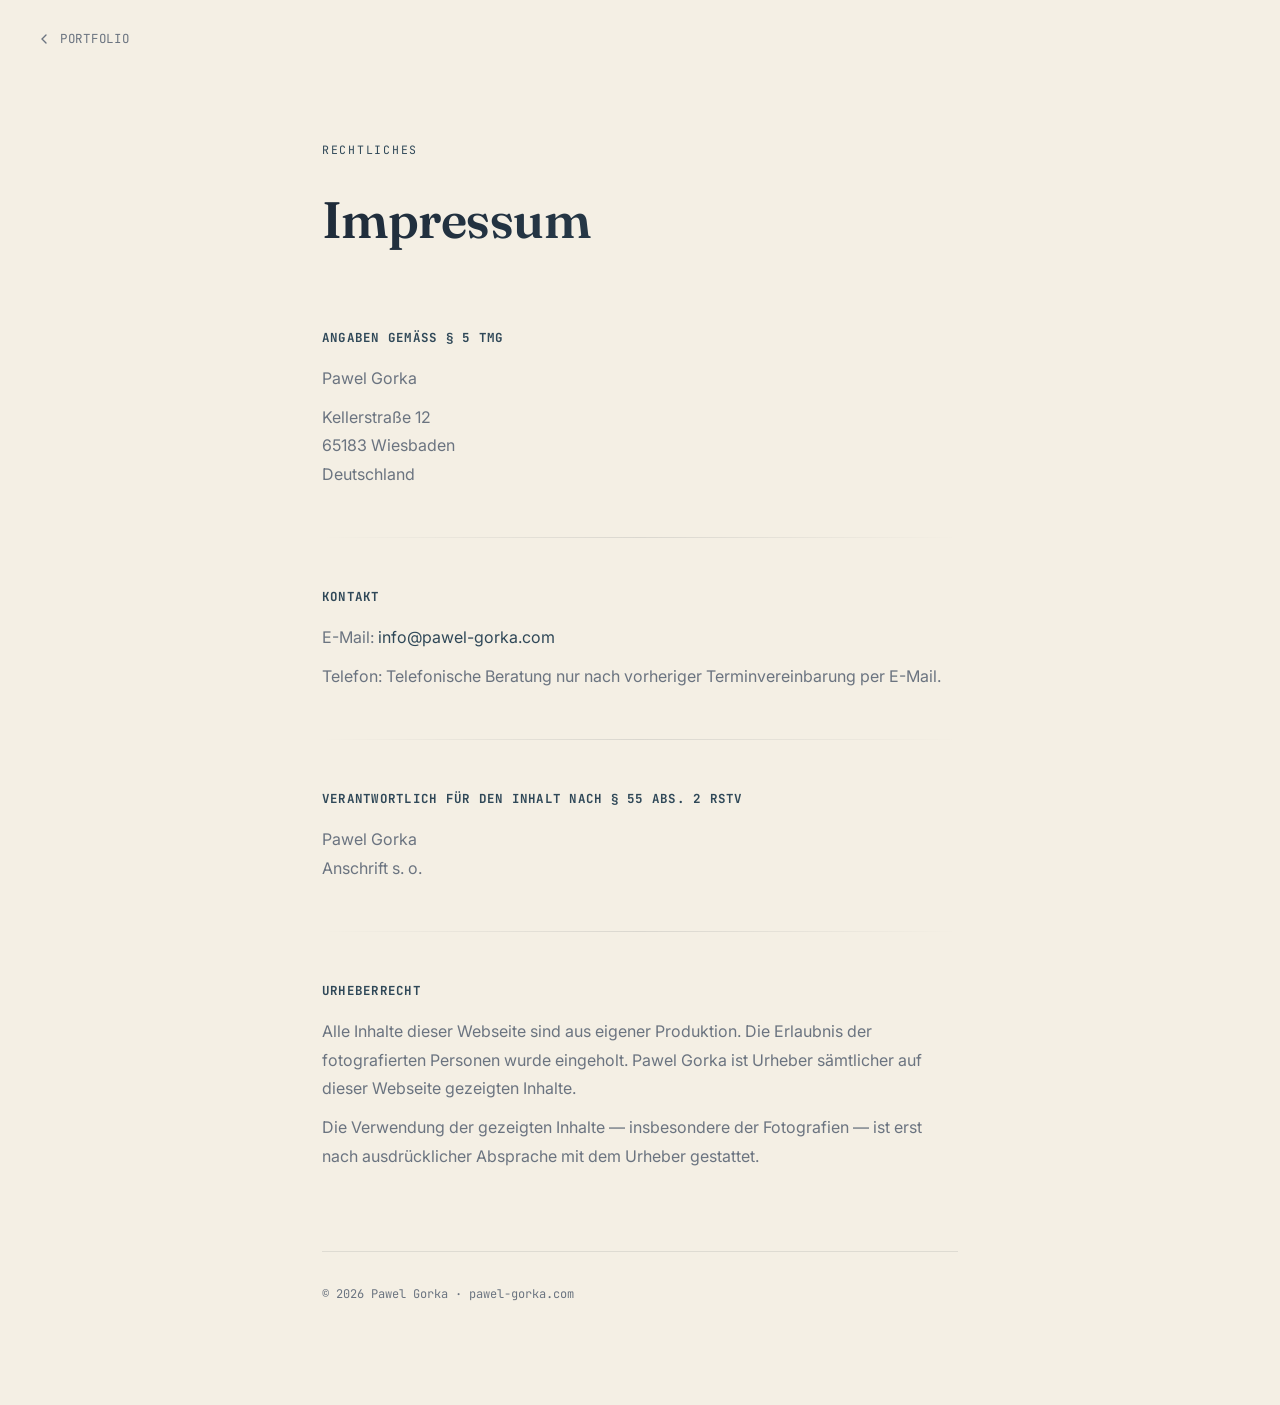
<file: impressum.html>
<!DOCTYPE html>
<html lang="de">
<head>
  <meta charset="UTF-8" />
  <meta name="viewport" content="width=device-width, initial-scale=1.0" />
  <title>Impressum – Pawel Gorka</title>
  <link rel="icon" type="image/webp" href="Bilder/Favicon.webp" />
  <link rel="preconnect" href="https://fonts.googleapis.com" />
  <link rel="preconnect" href="https://fonts.gstatic.com" crossorigin />
  <link href="https://fonts.googleapis.com/css2?family=Fraunces:ital,wght@0,400;0,500;0,600;1,400&family=Inter:wght@300;400;500;600;700&family=JetBrains+Mono:wght@400;500&display=swap" rel="stylesheet" />
  <style>
    *, *::before, *::after { box-sizing: border-box; margin: 0; padding: 0; }
    html { font-size: 16px; scroll-behavior: smooth; }
    body {
      font-family: 'Inter', sans-serif;
      background: #F4EFE4;
      color: #3A4550;
      line-height: 1.7;
      min-height: 100vh;
      -webkit-font-smoothing: antialiased;
    }
    a { color: #2F4858; text-decoration: none; }
    a:hover { text-decoration: underline; }

    .back {
      position: fixed;
      top: 28px;
      left: 36px;
      display: inline-flex;
      align-items: center;
      gap: 8px;
      font-family: 'JetBrains Mono', monospace;
      font-size: 0.78rem;
      color: #6B7480;
      letter-spacing: 0.06em;
      text-transform: uppercase;
      transition: color 0.25s ease;
      z-index: 10;
    }
    .back:hover { color: #1E2A38; text-decoration: none; }
    .back svg { transition: transform 0.25s ease; }
    .back:hover svg { transform: translateX(-3px); }

    .page {
      max-width: 700px;
      margin: 0 auto;
      padding: 140px 32px 100px;
    }

    .label {
      font-family: 'JetBrains Mono', monospace;
      font-size: 0.72rem;
      color: #2F4858;
      letter-spacing: 0.15em;
      text-transform: uppercase;
      display: block;
      margin-bottom: 16px;
    }

    h1 {
      font-family: 'Fraunces', serif;
      font-size: clamp(2.2rem, 5vw, 3.2rem);
      font-weight: 600;
      letter-spacing: -0.01em;
      margin-bottom: 64px;
      background: linear-gradient(135deg, #1E2A38 0%, #2F4858 100%);
      -webkit-background-clip: text;
      -webkit-text-fill-color: transparent;
      background-clip: text;
    }

    .block {
      margin-bottom: 48px;
    }

    h2 {
      font-size: 0.78rem;
      font-family: 'JetBrains Mono', monospace;
      color: #2F4858;
      letter-spacing: 0.1em;
      text-transform: uppercase;
      margin-bottom: 16px;
    }

    p {
      color: #6B7480;
      font-size: 1rem;
      line-height: 1.8;
      margin-bottom: 10px;
    }
    p:last-child { margin-bottom: 0; }

    .divider {
      width: 100%;
      height: 1px;
      background: linear-gradient(to right, transparent, rgba(30,42,56,0.12), transparent);
      margin: 48px 0;
    }

    .footer-note {
      font-family: 'JetBrains Mono', monospace;
      font-size: 0.75rem;
      color: #6B7480;
      margin-top: 80px;
      padding-top: 32px;
      border-top: 1px solid rgba(30,42,56,0.10);
    }
  </style>
</head>
<body>

  <a href="index.html" class="back">
    <svg width="16" height="16" viewBox="0 0 24 24" fill="none" stroke="currentColor" stroke-width="2" stroke-linecap="round"><polyline points="15 18 9 12 15 6"/></svg>
    Portfolio
  </a>

  <main class="page">
    <span class="label">Rechtliches</span>
    <h1>Impressum</h1>

    <div class="block">
      <h2>Angaben gemäß § 5 TMG</h2>
      <p>Pawel Gorka</p>
      <p>Kellerstraße 12<br />65183 Wiesbaden<br />Deutschland</p>
    </div>

    <div class="divider"></div>

    <div class="block">
      <h2>Kontakt</h2>
      <p>E-Mail: <a href="mailto:info@pawel-gorka.com">info@pawel-gorka.com</a></p>
      <p>Telefon: Telefonische Beratung nur nach vorheriger Terminvereinbarung per E-Mail.</p>
    </div>

    <div class="divider"></div>

    <div class="block">
      <h2>Verantwortlich für den Inhalt nach § 55 Abs. 2 RStV</h2>
      <p>Pawel Gorka<br />Anschrift s. o.</p>
    </div>

    <div class="divider"></div>

    <div class="block">
      <h2>Urheberrecht</h2>
      <p>Alle Inhalte dieser Webseite sind aus eigener Produktion. Die Erlaubnis der fotografierten Personen wurde eingeholt. Pawel Gorka ist Urheber sämtlicher auf dieser Webseite gezeigten Inhalte.</p>
      <p>Die Verwendung der gezeigten Inhalte — insbesondere der Fotografien — ist erst nach ausdrücklicher Absprache mit dem Urheber gestattet.</p>
    </div>

    <p class="footer-note">© 2026 Pawel Gorka · pawel-gorka.com</p>
  </main>

</body>
</html>
</file>
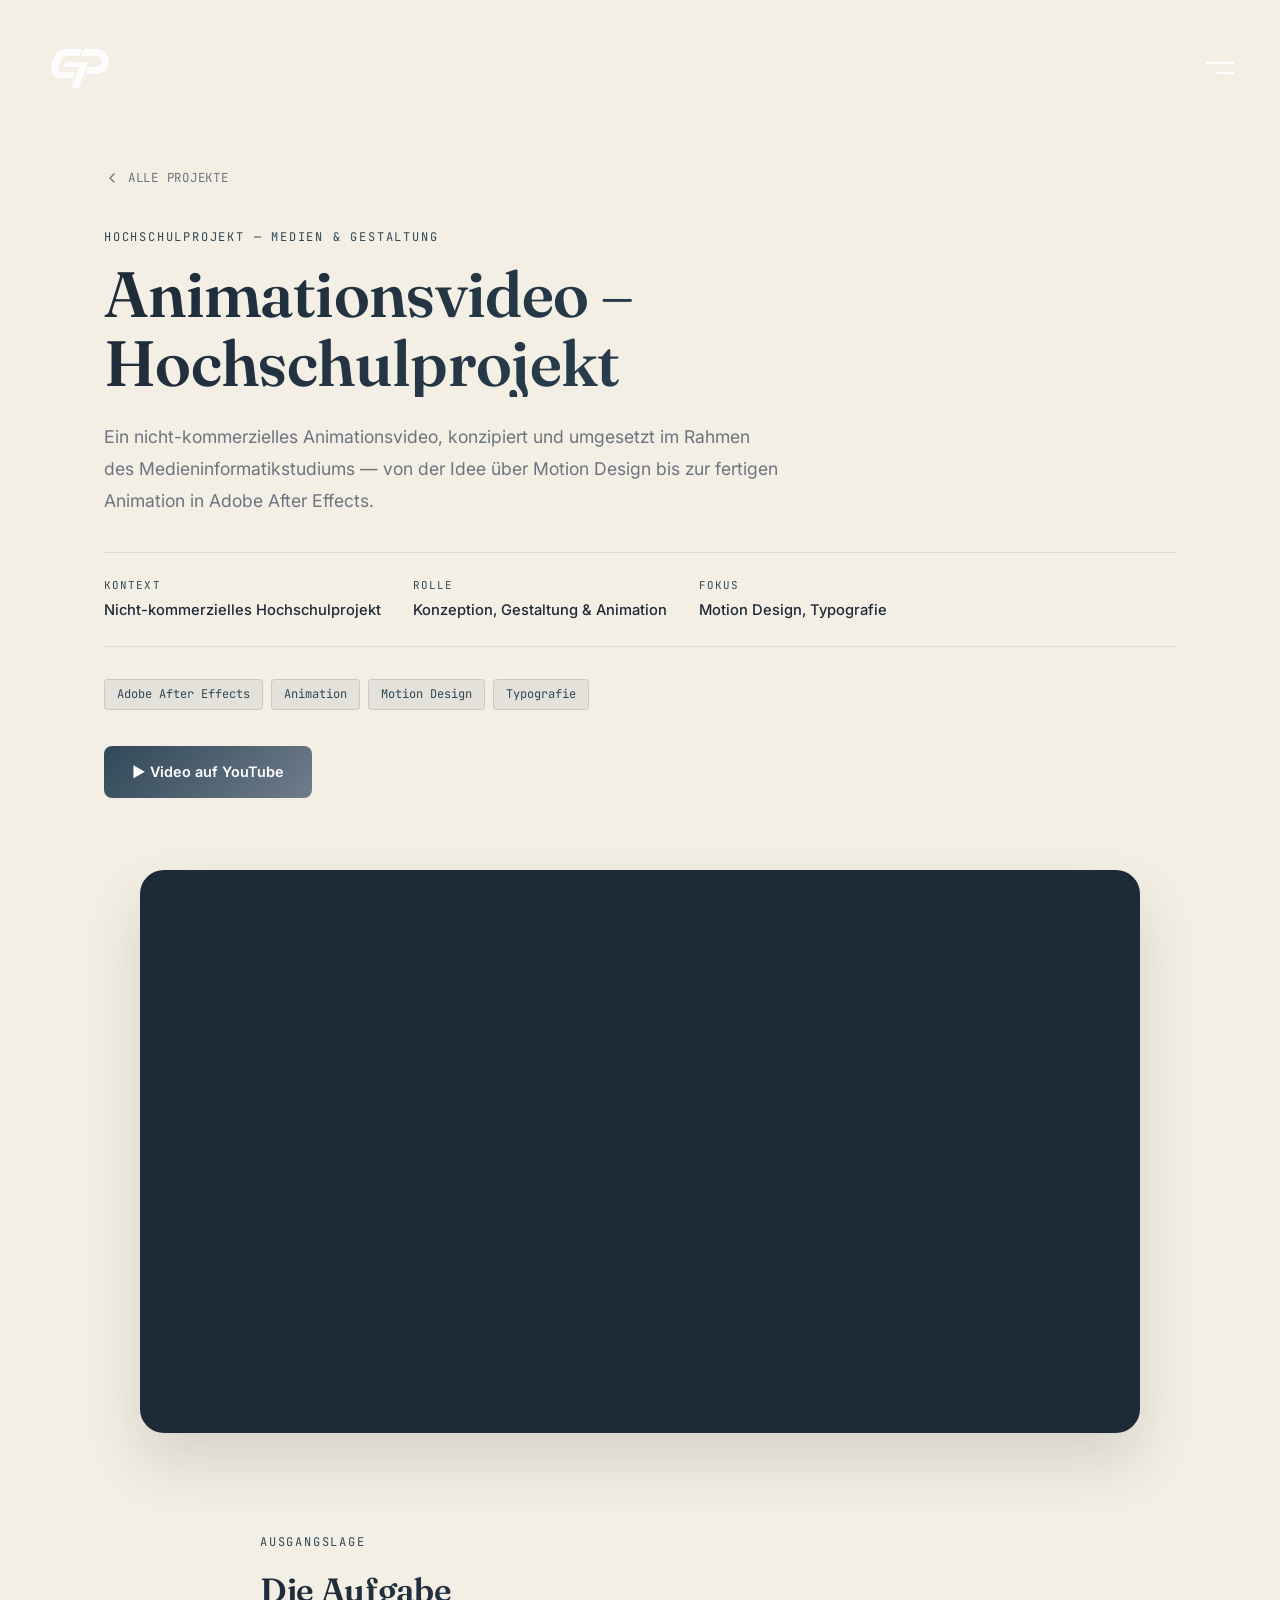
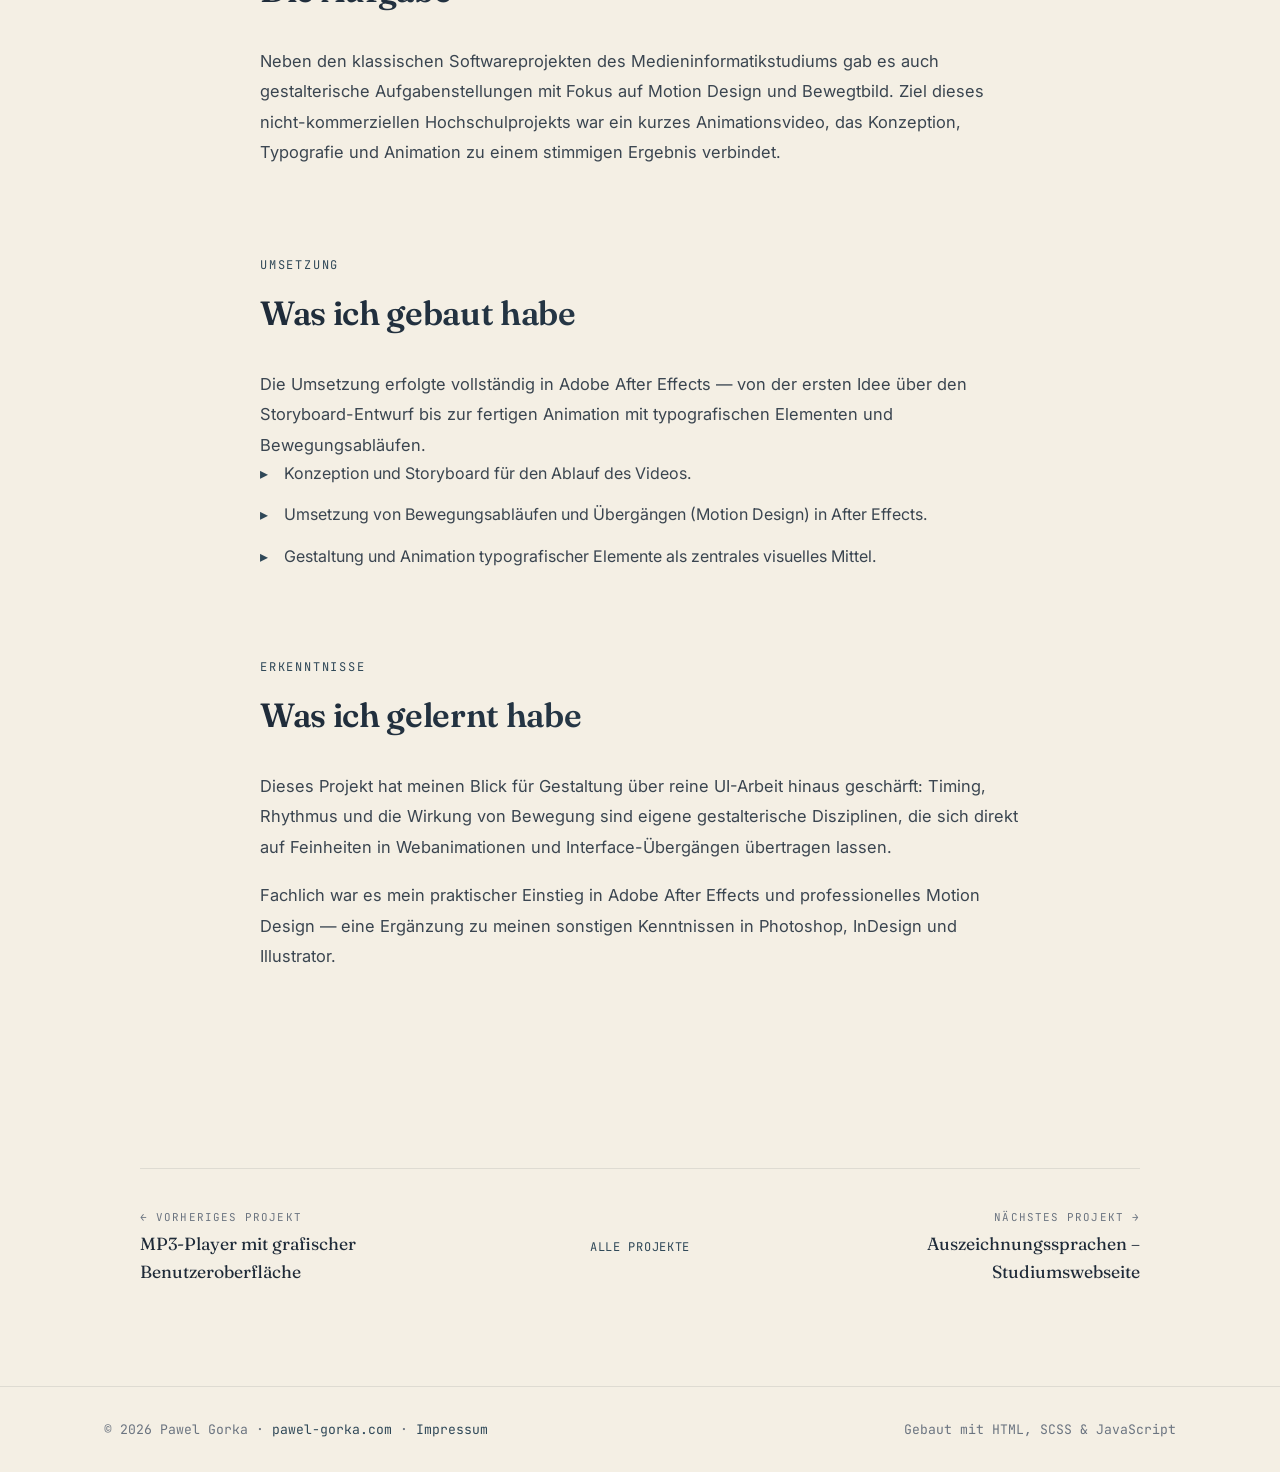
<file: projekte/animationsvideo.html>
<!DOCTYPE html>
<html lang="de">
<head>
  <meta charset="UTF-8" />
  <meta name="viewport" content="width=device-width, initial-scale=1.0" />
  <meta name="description" content="Animationsvideo – nicht-kommerzielles Hochschulprojekt mit Adobe After Effects." />
  <title>Animationsvideo – Hochschulprojekt – Pawel Gorka</title>
  <link rel="icon" type="image/webp" href="../Bilder/Favicon.webp" />
  <link rel="preconnect" href="https://fonts.googleapis.com" />
  <link rel="preconnect" href="https://fonts.gstatic.com" crossorigin />
  <link href="https://fonts.googleapis.com/css2?family=Fraunces:ital,wght@0,400;0,500;0,600;1,400&family=Inter:wght@300;400;500;600;700&family=JetBrains+Mono:wght@400;500&display=swap" rel="stylesheet" />
  <link rel="stylesheet" href="../css/style.css" />
</head>
<body>

  <!-- NAV -->
  <nav class="nav" id="nav">
    <div class="nav__bar">
      <a href="../index.html" class="nav__logo">
        <img src="../Bilder/PortfolioLogoWhite.webp" alt="Pawel Gorka" class="nav__logo-img" />
      </a>
      <button class="nav__burger" id="navBurger" aria-label="Menü öffnen">
        <span class="nav__burger-line"></span>
        <span class="nav__burger-line"></span>
      </button>
    </div>

    <div class="nav__overlay" id="navOverlay">
      <div class="nav__overlay-inner">
        <ul class="nav__stagger">
          <li style="--i:0"><a href="../index.html#about">Über mich</a></li>
          <li style="--i:1"><a href="../index.html#experience">Erfahrung</a></li>
          <li style="--i:2"><a href="../index.html#education">Studium</a></li>
          <li style="--i:3"><a href="../index.html#projects">Projekte</a></li>
          <li style="--i:4"><a href="../index.html#skills">Skills</a></li>
          <li style="--i:5"><a href="../impressum.html">Impressum</a></li>
        </ul>
        <div class="nav__social" style="--i:6">
          <a href="mailto:info@pawel-gorka.com">
            <svg width="18" height="18" viewBox="0 0 24 24" fill="none" stroke="currentColor" stroke-width="2"><path d="M4 4h16c1.1 0 2 .9 2 2v12c0 1.1-.9 2-2 2H4c-1.1 0-2-.9-2-2V6c0-1.1.9-2 2-2z"/><polyline points="22,6 12,13 2,6"/></svg>
            info@pawel-gorka.com
          </a>
          <a href="https://github.com/Gorek21" target="_blank" rel="noopener">
            <svg width="18" height="18" viewBox="0 0 24 24" fill="currentColor"><path d="M12 0C5.37 0 0 5.37 0 12c0 5.31 3.435 9.795 8.205 11.385.6.105.825-.255.825-.57 0-.285-.015-1.23-.015-2.235-3.015.555-3.795-.735-4.035-1.41-.135-.345-.72-1.41-1.23-1.695-.42-.225-1.02-.78-.015-.795.945-.015 1.62.87 1.845 1.23 1.08 1.815 2.805 1.305 3.495.99.105-.78.42-1.305.765-1.605-2.67-.3-5.46-1.335-5.46-5.925 0-1.305.465-2.385 1.23-3.225-.12-.3-.54-1.53.12-3.18 0 0 1.005-.315 3.3 1.23.96-.27 1.98-.405 3-.405s2.04.135 3 .405c2.295-1.56 3.3-1.23 3.3-1.23.66 1.65.24 2.88.12 3.18.765.84 1.23 1.905 1.23 3.225 0 4.605-2.805 5.625-5.475 5.925.435.375.81 1.095.81 2.22 0 1.605-.015 2.895-.015 3.3 0 .315.225.69.825.57A12.02 12.02 0 0 0 24 12c0-6.63-5.37-12-12-12z"/></svg>
            GitHub
          </a>
          <a href="https://www.linkedin.com/in/pawel-gorka-241a22343/" target="_blank" rel="noopener">
            <svg width="18" height="18" viewBox="0 0 24 24" fill="currentColor"><path d="M20.447 20.452h-3.554v-5.569c0-1.328-.027-3.037-1.852-3.037-1.853 0-2.136 1.445-2.136 2.939v5.667H9.351V9h3.414v1.561h.046c.477-.9 1.637-1.85 3.37-1.85 3.601 0 4.267 2.37 4.267 5.455v6.286zM5.337 7.433a2.062 2.062 0 0 1-2.063-2.065 2.064 2.064 0 1 1 2.063 2.065zm1.782 13.019H3.555V9h3.564v11.452zM22.225 0H1.771C.792 0 0 .774 0 1.729v20.542C0 23.227.792 24 1.771 24h20.451C23.2 24 24 23.227 24 22.271V1.729C24 .774 23.2 0 22.222 0h.003z"/></svg>
            LinkedIn
          </a>
          <a href="https://www.youtube.com/@GorekShorts" target="_blank" rel="noopener">
            <svg width="18" height="18" viewBox="0 0 24 24" fill="currentColor"><path d="M23.498 6.186a3.016 3.016 0 0 0-2.122-2.136C19.505 3.545 12 3.545 12 3.545s-7.505 0-9.377.505A3.017 3.017 0 0 0 .502 6.186C0 8.07 0 12 0 12s0 3.93.502 5.814a3.016 3.016 0 0 0 2.122 2.136c1.871.505 9.376.505 9.376.505s7.505 0 9.377-.505a3.015 3.015 0 0 0 2.122-2.136C24 15.93 24 12 24 12s0-3.93-.502-5.814zM9.545 15.568V8.432L15.818 12l-6.273 3.568z"/></svg>
            YouTube
          </a>
        </div>
      </div>
    </div>
  </nav>

  <!-- PROJECT HERO -->
  <section class="project-hero">
    <div class="container">
      <a href="../index.html#projects" class="project-hero__back">
        <svg width="16" height="16" viewBox="0 0 24 24" fill="none" stroke="currentColor" stroke-width="2" stroke-linecap="round"><polyline points="15 18 9 12 15 6"/></svg>
        Alle Projekte
      </a>
      <span class="section__label">Hochschulprojekt — Medien &amp; Gestaltung</span>
      <h1 class="project-hero__title">Animationsvideo – Hochschulprojekt</h1>
      <p class="project-hero__tagline">Ein nicht-kommerzielles Animationsvideo, konzipiert und umgesetzt im Rahmen des Medieninformatikstudiums — von der Idee über Motion Design bis zur fertigen Animation in Adobe After Effects.</p>

      <div class="project-hero__meta">
        <div class="project-hero__meta-item">
          <span class="project-hero__meta-label">Kontext</span>
          <span class="project-hero__meta-value">Nicht-kommerzielles Hochschulprojekt</span>
        </div>
        <div class="project-hero__meta-item">
          <span class="project-hero__meta-label">Rolle</span>
          <span class="project-hero__meta-value">Konzeption, Gestaltung &amp; Animation</span>
        </div>
        <div class="project-hero__meta-item">
          <span class="project-hero__meta-label">Fokus</span>
          <span class="project-hero__meta-value">Motion Design, Typografie</span>
        </div>
      </div>

      <div class="tech-tags">
        <span>Adobe After Effects</span><span>Animation</span><span>Motion Design</span><span>Typografie</span>
      </div>

      <div class="project-hero__actions">
        <a href="https://youtu.be/oCWDWFceSTA" target="_blank" rel="noopener" class="btn btn--primary">▶ Video auf YouTube</a>
      </div>
    </div>
  </section>

  <!-- MEDIA: YouTube Video -->
  <div class="container">
    <div class="project-media">
      <iframe src="https://www.youtube.com/embed/oCWDWFceSTA" title="Animationsvideo – Hochschulprojekt" allow="accelerometer; autoplay; clipboard-write; encrypted-media; gyroscope; picture-in-picture" allowfullscreen loading="lazy"></iframe>
    </div>
  </div>

  <!-- DETAIL -->
  <section class="section">
    <div class="container project-detail">

      <div class="project-detail__block reveal">
        <span class="section__label">Ausgangslage</span>
        <h2 class="section__title">Die Aufgabe</h2>
        <div class="project-detail__prose">
          <p>Neben den klassischen Softwareprojekten des Medieninformatikstudiums gab es auch gestalterische Aufgabenstellungen mit Fokus auf Motion Design und Bewegtbild. Ziel dieses nicht-kommerziellen Hochschulprojekts war ein kurzes Animationsvideo, das Konzeption, Typografie und Animation zu einem stimmigen Ergebnis verbindet.</p>
        </div>
      </div>

      <div class="project-detail__block reveal">
        <span class="section__label">Umsetzung</span>
        <h2 class="section__title">Was ich gebaut habe</h2>
        <div class="project-detail__prose">
          <p>Die Umsetzung erfolgte vollständig in Adobe After Effects — von der ersten Idee über den Storyboard-Entwurf bis zur fertigen Animation mit typografischen Elementen und Bewegungsabläufen.</p>
        </div>
        <ul class="project-detail__list">
          <li>Konzeption und Storyboard für den Ablauf des Videos.</li>
          <li>Umsetzung von Bewegungsabläufen und Übergängen (Motion Design) in After Effects.</li>
          <li>Gestaltung und Animation typografischer Elemente als zentrales visuelles Mittel.</li>
        </ul>
      </div>

      <div class="project-detail__block reveal">
        <span class="section__label">Erkenntnisse</span>
        <h2 class="section__title">Was ich gelernt habe</h2>
        <div class="project-detail__prose">
          <p>Dieses Projekt hat meinen Blick für Gestaltung über reine UI-Arbeit hinaus geschärft: Timing, Rhythmus und die Wirkung von Bewegung sind eigene gestalterische Disziplinen, die sich direkt auf Feinheiten in Webanimationen und Interface-Übergängen übertragen lassen.</p>
          <p>Fachlich war es mein praktischer Einstieg in Adobe After Effects und professionelles Motion Design — eine Ergänzung zu meinen sonstigen Kenntnissen in Photoshop, InDesign und Illustrator.</p>
        </div>
      </div>

    </div>
  </section>

  <!-- PROJECT NAV -->
  <div class="container">
    <nav class="project-nav">
      <a href="mp3-player.html" class="project-nav__link">
        <span class="project-nav__dir">← Vorheriges Projekt</span>
        <span class="project-nav__title">MP3-Player mit grafischer Benutzeroberfläche</span>
      </a>
      <a href="../index.html#projects" class="project-nav__all">Alle Projekte</a>
      <a href="auszeichnungssprachen.html" class="project-nav__link project-nav__link--next">
        <span class="project-nav__dir">Nächstes Projekt →</span>
        <span class="project-nav__title">Auszeichnungssprachen – Studiumswebseite</span>
      </a>
    </nav>
  </div>

  <!-- FOOTER -->
  <footer class="footer">
    <div class="container">
      <p class="footer__copy">© 2026 Pawel Gorka · <a href="https://pawel-gorka.com">pawel-gorka.com</a> · <a href="../impressum.html">Impressum</a></p>
      <p class="footer__made">Gebaut mit HTML, SCSS &amp; JavaScript</p>
    </div>
  </footer>

  <script src="../js/main.js"></script>
</body>
</html>
</file>
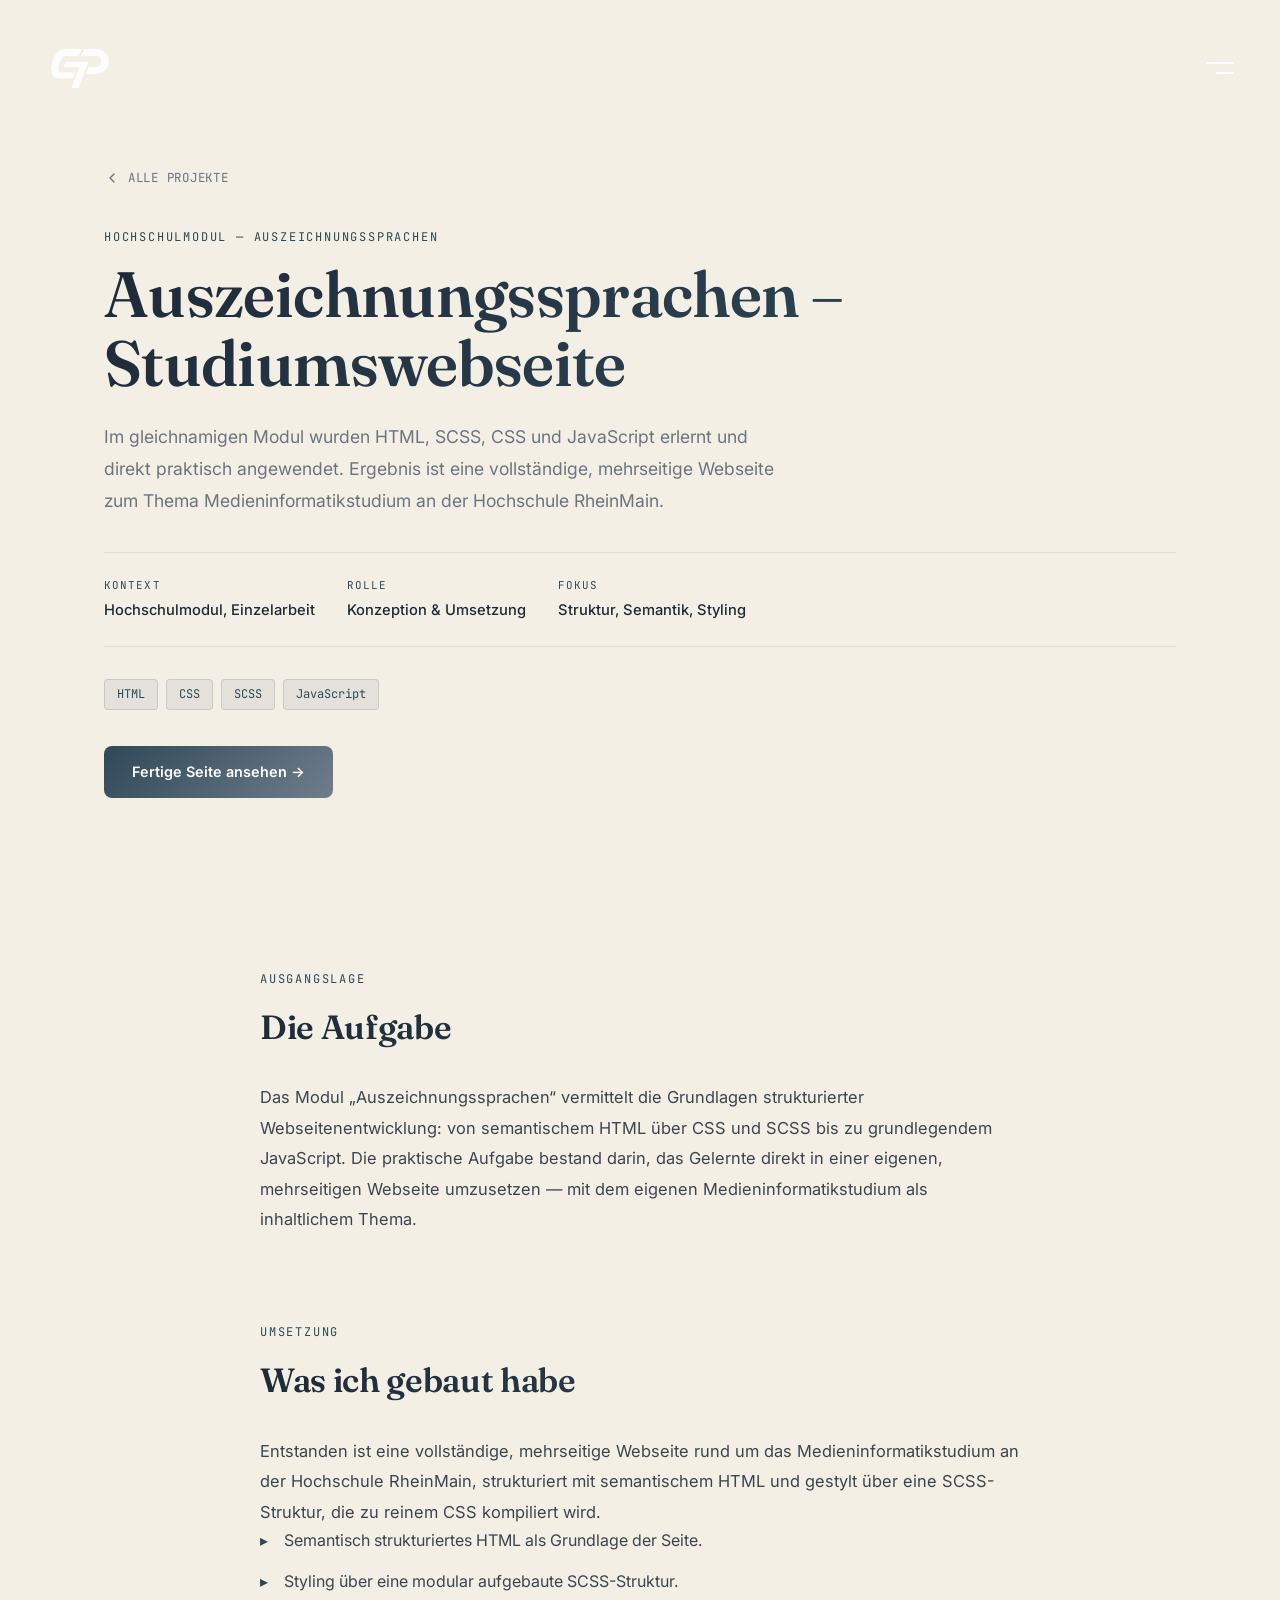
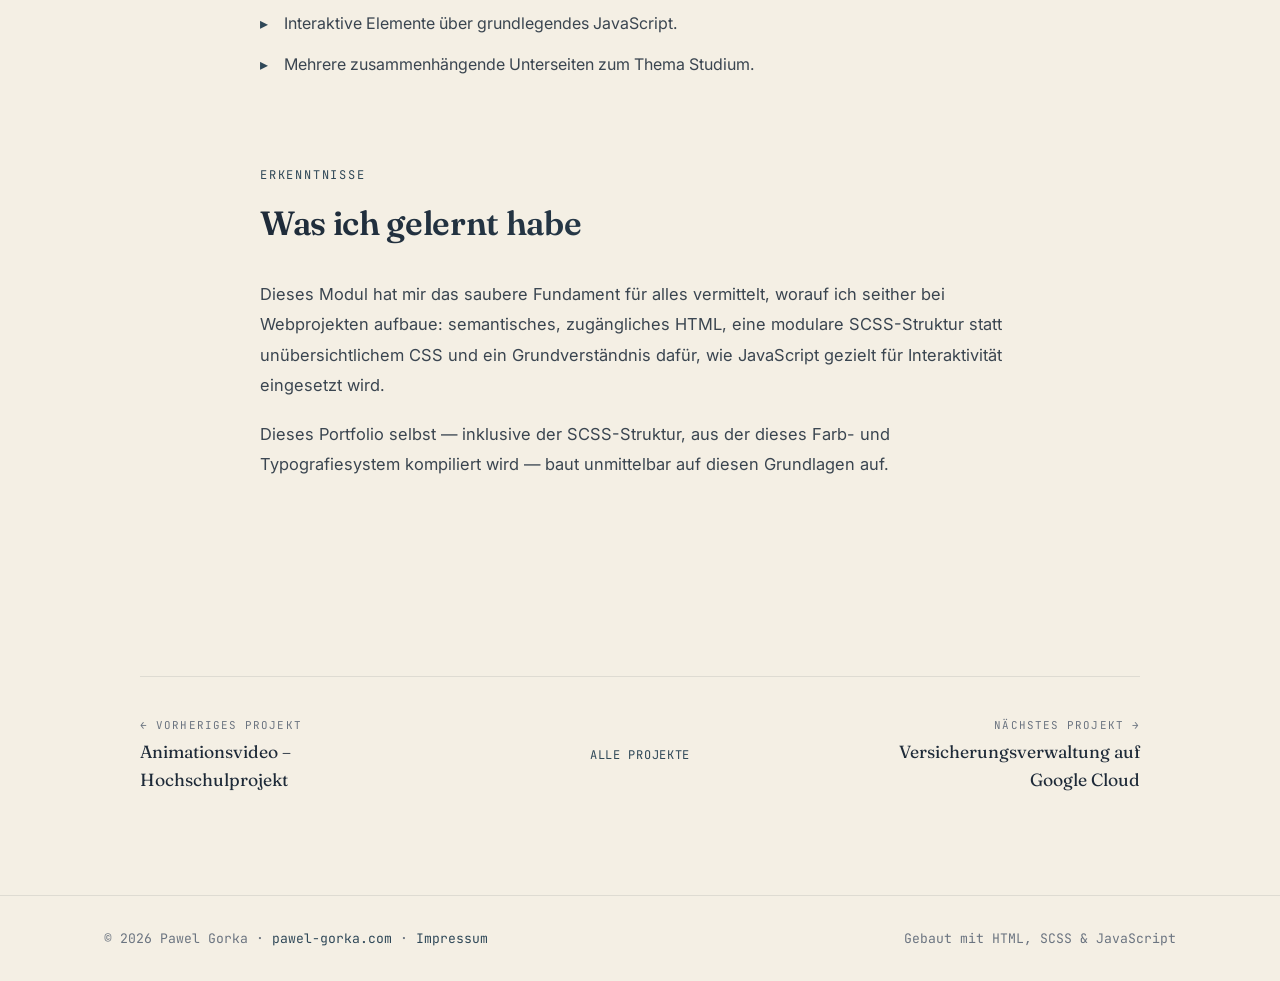
<file: projekte/auszeichnungssprachen.html>
<!DOCTYPE html>
<html lang="de">
<head>
  <meta charset="UTF-8" />
  <meta name="viewport" content="width=device-width, initial-scale=1.0" />
  <meta name="description" content="Auszeichnungssprachen – Studiumswebseite mit HTML, SCSS, CSS und JavaScript, entstanden im gleichnamigen Hochschulmodul." />
  <title>Auszeichnungssprachen – Studiumswebseite – Pawel Gorka</title>
  <link rel="icon" type="image/webp" href="../Bilder/Favicon.webp" />
  <link rel="preconnect" href="https://fonts.googleapis.com" />
  <link rel="preconnect" href="https://fonts.gstatic.com" crossorigin />
  <link href="https://fonts.googleapis.com/css2?family=Fraunces:ital,wght@0,400;0,500;0,600;1,400&family=Inter:wght@300;400;500;600;700&family=JetBrains+Mono:wght@400;500&display=swap" rel="stylesheet" />
  <link rel="stylesheet" href="../css/style.css" />
</head>
<body>

  <!-- NAV -->
  <nav class="nav" id="nav">
    <div class="nav__bar">
      <a href="../index.html" class="nav__logo">
        <img src="../Bilder/PortfolioLogoWhite.webp" alt="Pawel Gorka" class="nav__logo-img" />
      </a>
      <button class="nav__burger" id="navBurger" aria-label="Menü öffnen">
        <span class="nav__burger-line"></span>
        <span class="nav__burger-line"></span>
      </button>
    </div>

    <div class="nav__overlay" id="navOverlay">
      <div class="nav__overlay-inner">
        <ul class="nav__stagger">
          <li style="--i:0"><a href="../index.html#about">Über mich</a></li>
          <li style="--i:1"><a href="../index.html#experience">Erfahrung</a></li>
          <li style="--i:2"><a href="../index.html#education">Studium</a></li>
          <li style="--i:3"><a href="../index.html#projects">Projekte</a></li>
          <li style="--i:4"><a href="../index.html#skills">Skills</a></li>
          <li style="--i:5"><a href="../impressum.html">Impressum</a></li>
        </ul>
        <div class="nav__social" style="--i:6">
          <a href="mailto:info@pawel-gorka.com">
            <svg width="18" height="18" viewBox="0 0 24 24" fill="none" stroke="currentColor" stroke-width="2"><path d="M4 4h16c1.1 0 2 .9 2 2v12c0 1.1-.9 2-2 2H4c-1.1 0-2-.9-2-2V6c0-1.1.9-2 2-2z"/><polyline points="22,6 12,13 2,6"/></svg>
            info@pawel-gorka.com
          </a>
          <a href="https://github.com/Gorek21" target="_blank" rel="noopener">
            <svg width="18" height="18" viewBox="0 0 24 24" fill="currentColor"><path d="M12 0C5.37 0 0 5.37 0 12c0 5.31 3.435 9.795 8.205 11.385.6.105.825-.255.825-.57 0-.285-.015-1.23-.015-2.235-3.015.555-3.795-.735-4.035-1.41-.135-.345-.72-1.41-1.23-1.695-.42-.225-1.02-.78-.015-.795.945-.015 1.62.87 1.845 1.23 1.08 1.815 2.805 1.305 3.495.99.105-.78.42-1.305.765-1.605-2.67-.3-5.46-1.335-5.46-5.925 0-1.305.465-2.385 1.23-3.225-.12-.3-.54-1.53.12-3.18 0 0 1.005-.315 3.3 1.23.96-.27 1.98-.405 3-.405s2.04.135 3 .405c2.295-1.56 3.3-1.23 3.3-1.23.66 1.65.24 2.88.12 3.18.765.84 1.23 1.905 1.23 3.225 0 4.605-2.805 5.625-5.475 5.925.435.375.81 1.095.81 2.22 0 1.605-.015 2.895-.015 3.3 0 .315.225.69.825.57A12.02 12.02 0 0 0 24 12c0-6.63-5.37-12-12-12z"/></svg>
            GitHub
          </a>
          <a href="https://www.linkedin.com/in/pawel-gorka-241a22343/" target="_blank" rel="noopener">
            <svg width="18" height="18" viewBox="0 0 24 24" fill="currentColor"><path d="M20.447 20.452h-3.554v-5.569c0-1.328-.027-3.037-1.852-3.037-1.853 0-2.136 1.445-2.136 2.939v5.667H9.351V9h3.414v1.561h.046c.477-.9 1.637-1.85 3.37-1.85 3.601 0 4.267 2.37 4.267 5.455v6.286zM5.337 7.433a2.062 2.062 0 0 1-2.063-2.065 2.064 2.064 0 1 1 2.063 2.065zm1.782 13.019H3.555V9h3.564v11.452zM22.225 0H1.771C.792 0 0 .774 0 1.729v20.542C0 23.227.792 24 1.771 24h20.451C23.2 24 24 23.227 24 22.271V1.729C24 .774 23.2 0 22.222 0h.003z"/></svg>
            LinkedIn
          </a>
          <a href="https://www.youtube.com/@GorekShorts" target="_blank" rel="noopener">
            <svg width="18" height="18" viewBox="0 0 24 24" fill="currentColor"><path d="M23.498 6.186a3.016 3.016 0 0 0-2.122-2.136C19.505 3.545 12 3.545 12 3.545s-7.505 0-9.377.505A3.017 3.017 0 0 0 .502 6.186C0 8.07 0 12 0 12s0 3.93.502 5.814a3.016 3.016 0 0 0 2.122 2.136c1.871.505 9.376.505 9.376.505s7.505 0 9.377-.505a3.015 3.015 0 0 0 2.122-2.136C24 15.93 24 12 24 12s0-3.93-.502-5.814zM9.545 15.568V8.432L15.818 12l-6.273 3.568z"/></svg>
            YouTube
          </a>
        </div>
      </div>
    </div>
  </nav>

  <!-- PROJECT HERO -->
  <section class="project-hero">
    <div class="container">
      <a href="../index.html#projects" class="project-hero__back">
        <svg width="16" height="16" viewBox="0 0 24 24" fill="none" stroke="currentColor" stroke-width="2" stroke-linecap="round"><polyline points="15 18 9 12 15 6"/></svg>
        Alle Projekte
      </a>
      <span class="section__label">Hochschulmodul — Auszeichnungssprachen</span>
      <h1 class="project-hero__title">Auszeichnungssprachen – Studiumswebseite</h1>
      <p class="project-hero__tagline">Im gleichnamigen Modul wurden HTML, SCSS, CSS und JavaScript erlernt und direkt praktisch angewendet. Ergebnis ist eine vollständige, mehrseitige Webseite zum Thema Medieninformatikstudium an der Hochschule RheinMain.</p>

      <div class="project-hero__meta">
        <div class="project-hero__meta-item">
          <span class="project-hero__meta-label">Kontext</span>
          <span class="project-hero__meta-value">Hochschulmodul, Einzelarbeit</span>
        </div>
        <div class="project-hero__meta-item">
          <span class="project-hero__meta-label">Rolle</span>
          <span class="project-hero__meta-value">Konzeption &amp; Umsetzung</span>
        </div>
        <div class="project-hero__meta-item">
          <span class="project-hero__meta-label">Fokus</span>
          <span class="project-hero__meta-value">Struktur, Semantik, Styling</span>
        </div>
      </div>

      <div class="tech-tags">
        <span>HTML</span><span>CSS</span><span>SCSS</span><span>JavaScript</span>
      </div>

      <div class="project-hero__actions">
        <a href="../Auszeichungssprachen/MeinStudium.html" class="btn btn--primary">Fertige Seite ansehen →</a>
      </div>
    </div>
  </section>

  <!-- DETAIL -->
  <section class="section">
    <div class="container project-detail">

      <div class="project-detail__block reveal">
        <span class="section__label">Ausgangslage</span>
        <h2 class="section__title">Die Aufgabe</h2>
        <div class="project-detail__prose">
          <p>Das Modul „Auszeichnungssprachen“ vermittelt die Grundlagen strukturierter Webseitenentwicklung: von semantischem HTML über CSS und SCSS bis zu grundlegendem JavaScript. Die praktische Aufgabe bestand darin, das Gelernte direkt in einer eigenen, mehrseitigen Webseite umzusetzen — mit dem eigenen Medieninformatikstudium als inhaltlichem Thema.</p>
        </div>
      </div>

      <div class="project-detail__block reveal">
        <span class="section__label">Umsetzung</span>
        <h2 class="section__title">Was ich gebaut habe</h2>
        <div class="project-detail__prose">
          <p>Entstanden ist eine vollständige, mehrseitige Webseite rund um das Medieninformatikstudium an der Hochschule RheinMain, strukturiert mit semantischem HTML und gestylt über eine SCSS-Struktur, die zu reinem CSS kompiliert wird.</p>
        </div>
        <ul class="project-detail__list">
          <li>Semantisch strukturiertes HTML als Grundlage der Seite.</li>
          <li>Styling über eine modular aufgebaute SCSS-Struktur.</li>
          <li>Interaktive Elemente über grundlegendes JavaScript.</li>
          <li>Mehrere zusammenhängende Unterseiten zum Thema Studium.</li>
        </ul>
      </div>

      <div class="project-detail__block reveal">
        <span class="section__label">Erkenntnisse</span>
        <h2 class="section__title">Was ich gelernt habe</h2>
        <div class="project-detail__prose">
          <p>Dieses Modul hat mir das saubere Fundament für alles vermittelt, worauf ich seither bei Webprojekten aufbaue: semantisches, zugängliches HTML, eine modulare SCSS-Struktur statt unübersichtlichem CSS und ein Grundverständnis dafür, wie JavaScript gezielt für Interaktivität eingesetzt wird.</p>
          <p>Dieses Portfolio selbst — inklusive der SCSS-Struktur, aus der dieses Farb- und Typografiesystem kompiliert wird — baut unmittelbar auf diesen Grundlagen auf.</p>
        </div>
      </div>

    </div>
  </section>

  <!-- PROJECT NAV -->
  <div class="container">
    <nav class="project-nav">
      <a href="animationsvideo.html" class="project-nav__link">
        <span class="project-nav__dir">← Vorheriges Projekt</span>
        <span class="project-nav__title">Animationsvideo – Hochschulprojekt</span>
      </a>
      <a href="../index.html#projects" class="project-nav__all">Alle Projekte</a>
      <a href="versicherungsverwaltung.html" class="project-nav__link project-nav__link--next">
        <span class="project-nav__dir">Nächstes Projekt →</span>
        <span class="project-nav__title">Versicherungsverwaltung auf Google Cloud</span>
      </a>
    </nav>
  </div>

  <!-- FOOTER -->
  <footer class="footer">
    <div class="container">
      <p class="footer__copy">© 2026 Pawel Gorka · <a href="https://pawel-gorka.com">pawel-gorka.com</a> · <a href="../impressum.html">Impressum</a></p>
      <p class="footer__made">Gebaut mit HTML, SCSS &amp; JavaScript</p>
    </div>
  </footer>

  <script src="../js/main.js"></script>
</body>
</html>
</file>
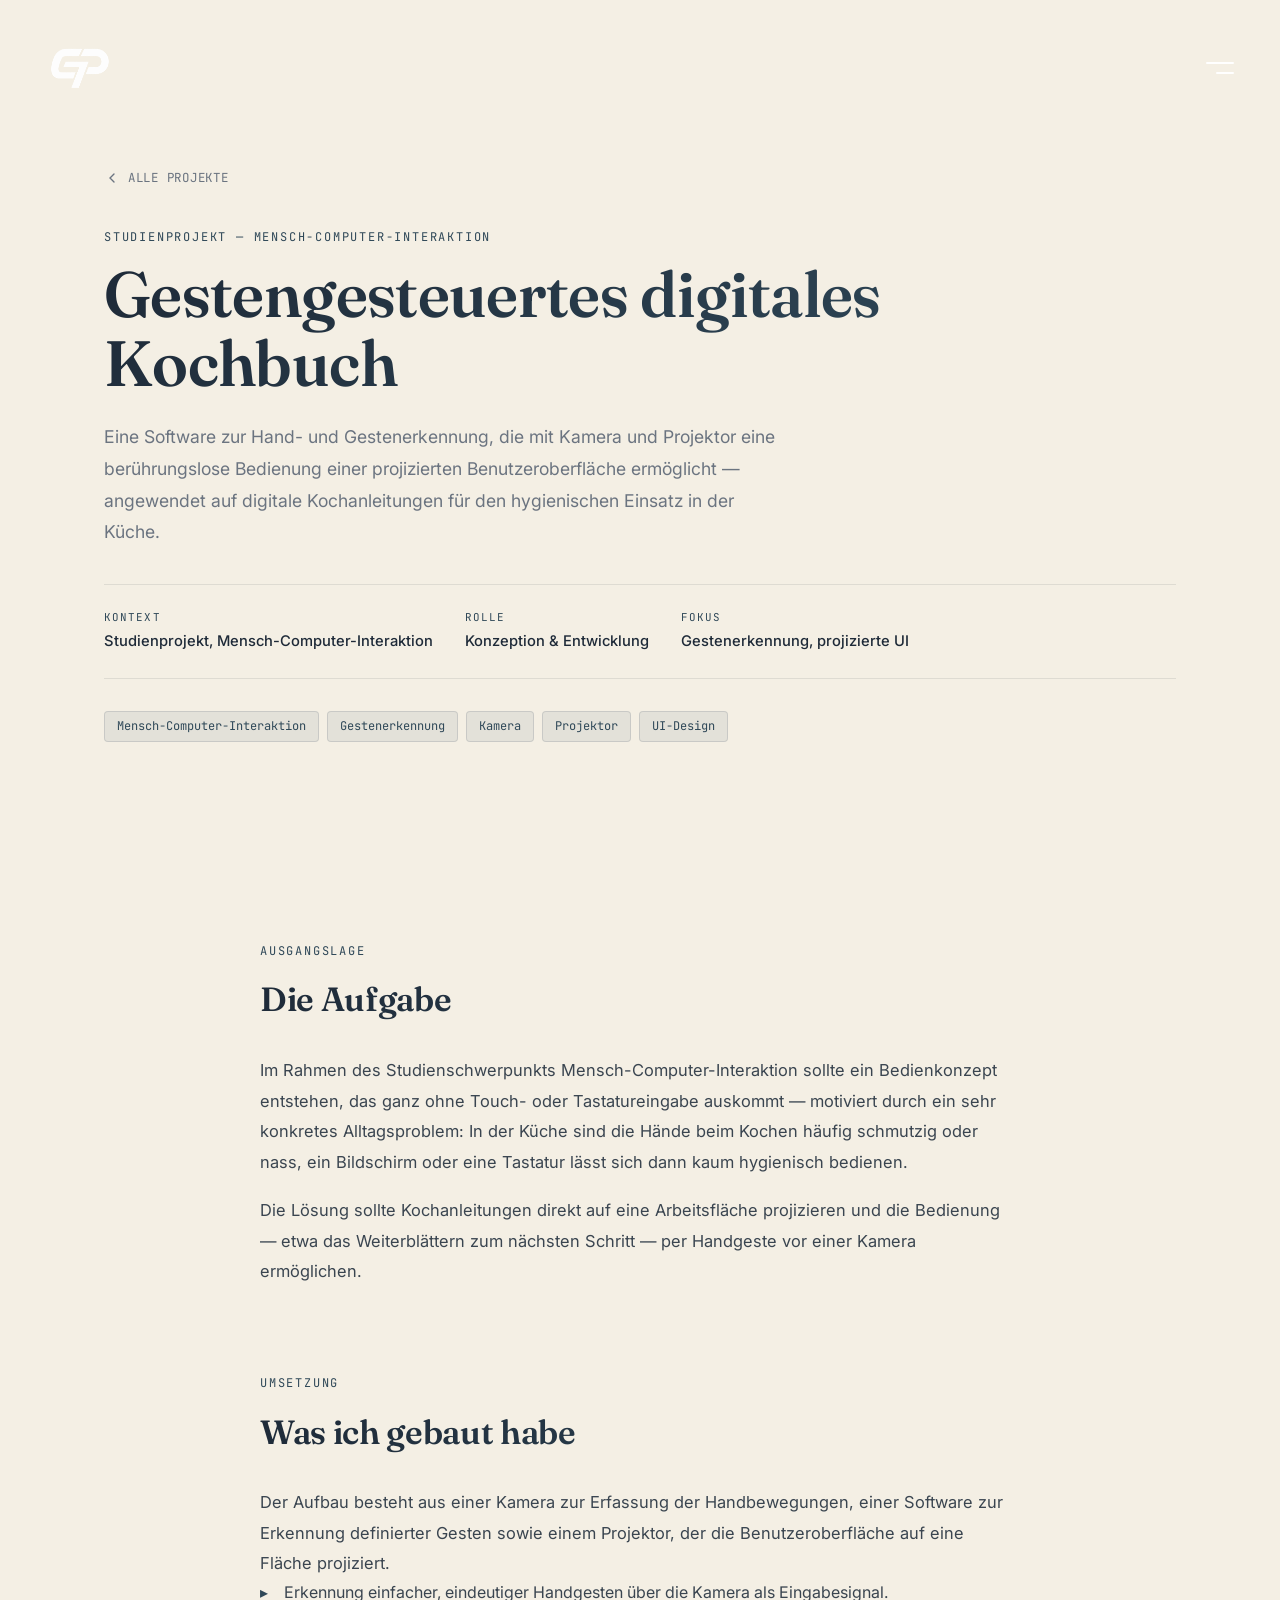
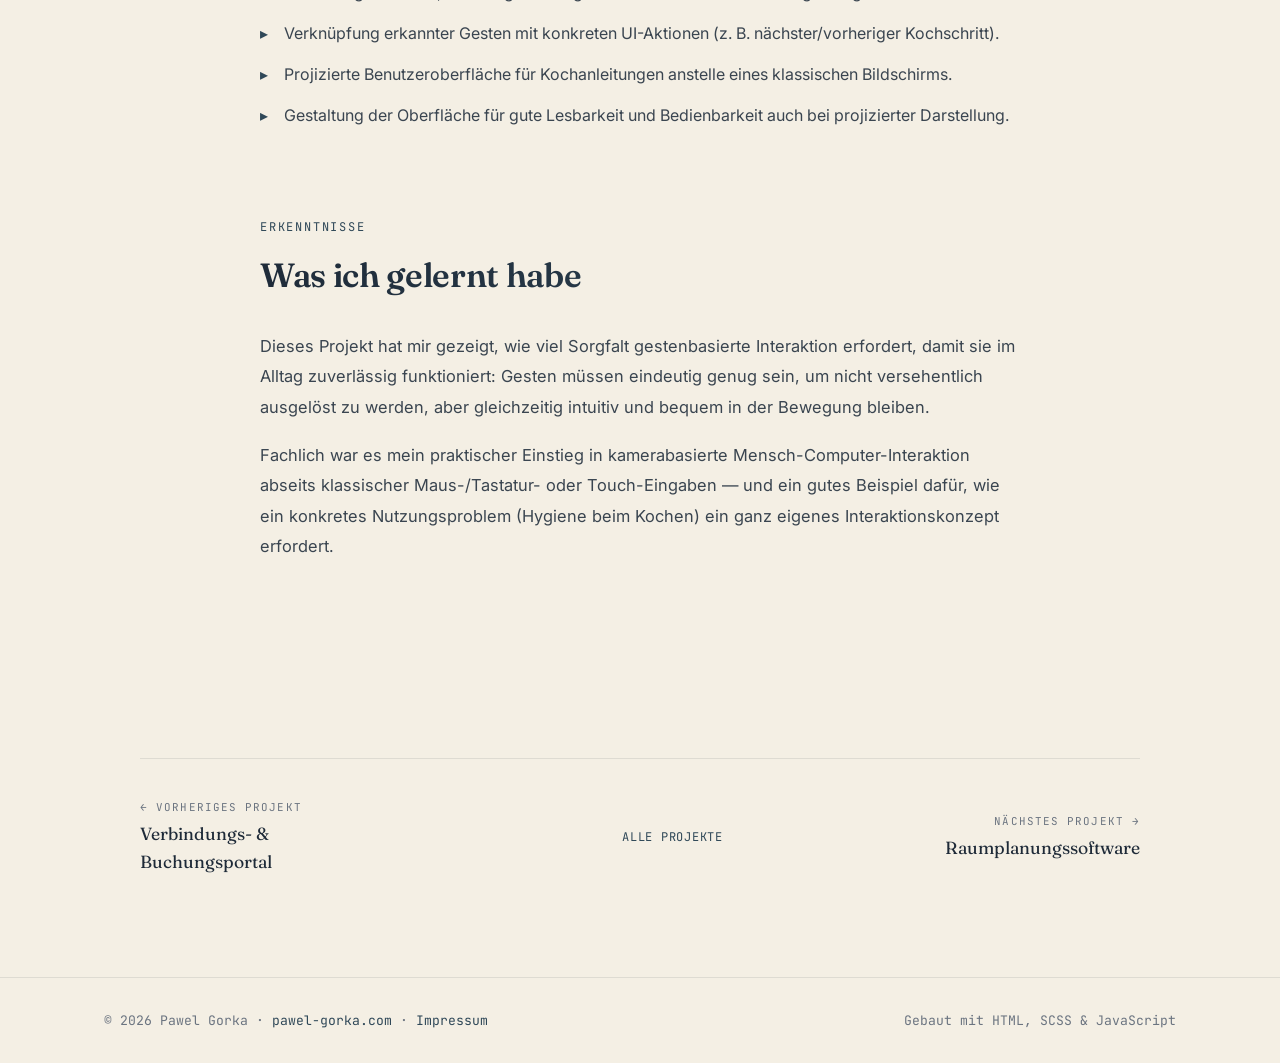
<file: projekte/kochbuch.html>
<!DOCTYPE html>
<html lang="de">
<head>
  <meta charset="UTF-8" />
  <meta name="viewport" content="width=device-width, initial-scale=1.0" />
  <meta name="description" content="Gestengesteuertes digitales Kochbuch – Mensch-Computer-Interaktion mit Kamera- und Projektor-gestützter Gestensteuerung." />
  <title>Gestengesteuertes digitales Kochbuch – Pawel Gorka</title>
  <link rel="icon" type="image/webp" href="../Bilder/Favicon.webp" />
  <link rel="preconnect" href="https://fonts.googleapis.com" />
  <link rel="preconnect" href="https://fonts.gstatic.com" crossorigin />
  <link href="https://fonts.googleapis.com/css2?family=Fraunces:ital,wght@0,400;0,500;0,600;1,400&family=Inter:wght@300;400;500;600;700&family=JetBrains+Mono:wght@400;500&display=swap" rel="stylesheet" />
  <link rel="stylesheet" href="../css/style.css" />
</head>
<body>

  <!-- NAV -->
  <nav class="nav" id="nav">
    <div class="nav__bar">
      <a href="../index.html" class="nav__logo">
        <img src="../Bilder/PortfolioLogoWhite.webp" alt="Pawel Gorka" class="nav__logo-img" />
      </a>
      <button class="nav__burger" id="navBurger" aria-label="Menü öffnen">
        <span class="nav__burger-line"></span>
        <span class="nav__burger-line"></span>
      </button>
    </div>

    <div class="nav__overlay" id="navOverlay">
      <div class="nav__overlay-inner">
        <ul class="nav__stagger">
          <li style="--i:0"><a href="../index.html#about">Über mich</a></li>
          <li style="--i:1"><a href="../index.html#experience">Erfahrung</a></li>
          <li style="--i:2"><a href="../index.html#education">Studium</a></li>
          <li style="--i:3"><a href="../index.html#projects">Projekte</a></li>
          <li style="--i:4"><a href="../index.html#skills">Skills</a></li>
          <li style="--i:5"><a href="../impressum.html">Impressum</a></li>
        </ul>
        <div class="nav__social" style="--i:6">
          <a href="mailto:info@pawel-gorka.com">
            <svg width="18" height="18" viewBox="0 0 24 24" fill="none" stroke="currentColor" stroke-width="2"><path d="M4 4h16c1.1 0 2 .9 2 2v12c0 1.1-.9 2-2 2H4c-1.1 0-2-.9-2-2V6c0-1.1.9-2 2-2z"/><polyline points="22,6 12,13 2,6"/></svg>
            info@pawel-gorka.com
          </a>
          <a href="https://github.com/Gorek21" target="_blank" rel="noopener">
            <svg width="18" height="18" viewBox="0 0 24 24" fill="currentColor"><path d="M12 0C5.37 0 0 5.37 0 12c0 5.31 3.435 9.795 8.205 11.385.6.105.825-.255.825-.57 0-.285-.015-1.23-.015-2.235-3.015.555-3.795-.735-4.035-1.41-.135-.345-.72-1.41-1.23-1.695-.42-.225-1.02-.78-.015-.795.945-.015 1.62.87 1.845 1.23 1.08 1.815 2.805 1.305 3.495.99.105-.78.42-1.305.765-1.605-2.67-.3-5.46-1.335-5.46-5.925 0-1.305.465-2.385 1.23-3.225-.12-.3-.54-1.53.12-3.18 0 0 1.005-.315 3.3 1.23.96-.27 1.98-.405 3-.405s2.04.135 3 .405c2.295-1.56 3.3-1.23 3.3-1.23.66 1.65.24 2.88.12 3.18.765.84 1.23 1.905 1.23 3.225 0 4.605-2.805 5.625-5.475 5.925.435.375.81 1.095.81 2.22 0 1.605-.015 2.895-.015 3.3 0 .315.225.69.825.57A12.02 12.02 0 0 0 24 12c0-6.63-5.37-12-12-12z"/></svg>
            GitHub
          </a>
          <a href="https://www.linkedin.com/in/pawel-gorka-241a22343/" target="_blank" rel="noopener">
            <svg width="18" height="18" viewBox="0 0 24 24" fill="currentColor"><path d="M20.447 20.452h-3.554v-5.569c0-1.328-.027-3.037-1.852-3.037-1.853 0-2.136 1.445-2.136 2.939v5.667H9.351V9h3.414v1.561h.046c.477-.9 1.637-1.85 3.37-1.85 3.601 0 4.267 2.37 4.267 5.455v6.286zM5.337 7.433a2.062 2.062 0 0 1-2.063-2.065 2.064 2.064 0 1 1 2.063 2.065zm1.782 13.019H3.555V9h3.564v11.452zM22.225 0H1.771C.792 0 0 .774 0 1.729v20.542C0 23.227.792 24 1.771 24h20.451C23.2 24 24 23.227 24 22.271V1.729C24 .774 23.2 0 22.222 0h.003z"/></svg>
            LinkedIn
          </a>
          <a href="https://www.youtube.com/@GorekShorts" target="_blank" rel="noopener">
            <svg width="18" height="18" viewBox="0 0 24 24" fill="currentColor"><path d="M23.498 6.186a3.016 3.016 0 0 0-2.122-2.136C19.505 3.545 12 3.545 12 3.545s-7.505 0-9.377.505A3.017 3.017 0 0 0 .502 6.186C0 8.07 0 12 0 12s0 3.93.502 5.814a3.016 3.016 0 0 0 2.122 2.136c1.871.505 9.376.505 9.376.505s7.505 0 9.377-.505a3.015 3.015 0 0 0 2.122-2.136C24 15.93 24 12 24 12s0-3.93-.502-5.814zM9.545 15.568V8.432L15.818 12l-6.273 3.568z"/></svg>
            YouTube
          </a>
        </div>
      </div>
    </div>
  </nav>

  <!-- PROJECT HERO -->
  <section class="project-hero">
    <div class="container">
      <a href="../index.html#projects" class="project-hero__back">
        <svg width="16" height="16" viewBox="0 0 24 24" fill="none" stroke="currentColor" stroke-width="2" stroke-linecap="round"><polyline points="15 18 9 12 15 6"/></svg>
        Alle Projekte
      </a>
      <span class="section__label">Studienprojekt — Mensch-Computer-Interaktion</span>
      <h1 class="project-hero__title">Gestengesteuertes digitales Kochbuch</h1>
      <p class="project-hero__tagline">Eine Software zur Hand- und Gestenerkennung, die mit Kamera und Projektor eine berührungslose Bedienung einer projizierten Benutzeroberfläche ermöglicht — angewendet auf digitale Kochanleitungen für den hygienischen Einsatz in der Küche.</p>

      <div class="project-hero__meta">
        <div class="project-hero__meta-item">
          <span class="project-hero__meta-label">Kontext</span>
          <span class="project-hero__meta-value">Studienprojekt, Mensch-Computer-Interaktion</span>
        </div>
        <div class="project-hero__meta-item">
          <span class="project-hero__meta-label">Rolle</span>
          <span class="project-hero__meta-value">Konzeption &amp; Entwicklung</span>
        </div>
        <div class="project-hero__meta-item">
          <span class="project-hero__meta-label">Fokus</span>
          <span class="project-hero__meta-value">Gestenerkennung, projizierte UI</span>
        </div>
      </div>

      <div class="tech-tags">
        <span>Mensch-Computer-Interaktion</span><span>Gestenerkennung</span><span>Kamera</span><span>Projektor</span><span>UI-Design</span>
      </div>
    </div>
  </section>

  <!-- DETAIL -->
  <section class="section">
    <div class="container project-detail">

      <div class="project-detail__block reveal">
        <span class="section__label">Ausgangslage</span>
        <h2 class="section__title">Die Aufgabe</h2>
        <div class="project-detail__prose">
          <p>Im Rahmen des Studienschwerpunkts Mensch-Computer-Interaktion sollte ein Bedienkonzept entstehen, das ganz ohne Touch- oder Tastatureingabe auskommt — motiviert durch ein sehr konkretes Alltagsproblem: In der Küche sind die Hände beim Kochen häufig schmutzig oder nass, ein Bildschirm oder eine Tastatur lässt sich dann kaum hygienisch bedienen.</p>
          <p>Die Lösung sollte Kochanleitungen direkt auf eine Arbeitsfläche projizieren und die Bedienung — etwa das Weiterblättern zum nächsten Schritt — per Handgeste vor einer Kamera ermöglichen.</p>
        </div>
      </div>

      <div class="project-detail__block reveal">
        <span class="section__label">Umsetzung</span>
        <h2 class="section__title">Was ich gebaut habe</h2>
        <div class="project-detail__prose">
          <p>Der Aufbau besteht aus einer Kamera zur Erfassung der Handbewegungen, einer Software zur Erkennung definierter Gesten sowie einem Projektor, der die Benutzeroberfläche auf eine Fläche projiziert.</p>
        </div>
        <ul class="project-detail__list">
          <li>Erkennung einfacher, eindeutiger Handgesten über die Kamera als Eingabesignal.</li>
          <li>Verknüpfung erkannter Gesten mit konkreten UI-Aktionen (z. B. nächster/vorheriger Kochschritt).</li>
          <li>Projizierte Benutzeroberfläche für Kochanleitungen anstelle eines klassischen Bildschirms.</li>
          <li>Gestaltung der Oberfläche für gute Lesbarkeit und Bedienbarkeit auch bei projizierter Darstellung.</li>
        </ul>
      </div>

      <div class="project-detail__block reveal">
        <span class="section__label">Erkenntnisse</span>
        <h2 class="section__title">Was ich gelernt habe</h2>
        <div class="project-detail__prose">
          <p>Dieses Projekt hat mir gezeigt, wie viel Sorgfalt gestenbasierte Interaktion erfordert, damit sie im Alltag zuverlässig funktioniert: Gesten müssen eindeutig genug sein, um nicht versehentlich ausgelöst zu werden, aber gleichzeitig intuitiv und bequem in der Bewegung bleiben.</p>
          <p>Fachlich war es mein praktischer Einstieg in kamerabasierte Mensch-Computer-Interaktion abseits klassischer Maus-/Tastatur- oder Touch-Eingaben — und ein gutes Beispiel dafür, wie ein konkretes Nutzungsproblem (Hygiene beim Kochen) ein ganz eigenes Interaktionskonzept erfordert.</p>
        </div>
      </div>

    </div>
  </section>

  <!-- PROJECT NAV -->
  <div class="container">
    <nav class="project-nav">
      <a href="webanwendungen.html" class="project-nav__link">
        <span class="project-nav__dir">← Vorheriges Projekt</span>
        <span class="project-nav__title">Verbindungs- &amp; Buchungsportal</span>
      </a>
      <a href="../index.html#projects" class="project-nav__all">Alle Projekte</a>
      <a href="raumplanung.html" class="project-nav__link project-nav__link--next">
        <span class="project-nav__dir">Nächstes Projekt →</span>
        <span class="project-nav__title">Raumplanungssoftware</span>
      </a>
    </nav>
  </div>

  <!-- FOOTER -->
  <footer class="footer">
    <div class="container">
      <p class="footer__copy">© 2026 Pawel Gorka · <a href="https://pawel-gorka.com">pawel-gorka.com</a> · <a href="../impressum.html">Impressum</a></p>
      <p class="footer__made">Gebaut mit HTML, SCSS &amp; JavaScript</p>
    </div>
  </footer>

  <script src="../js/main.js"></script>
</body>
</html>
</file>
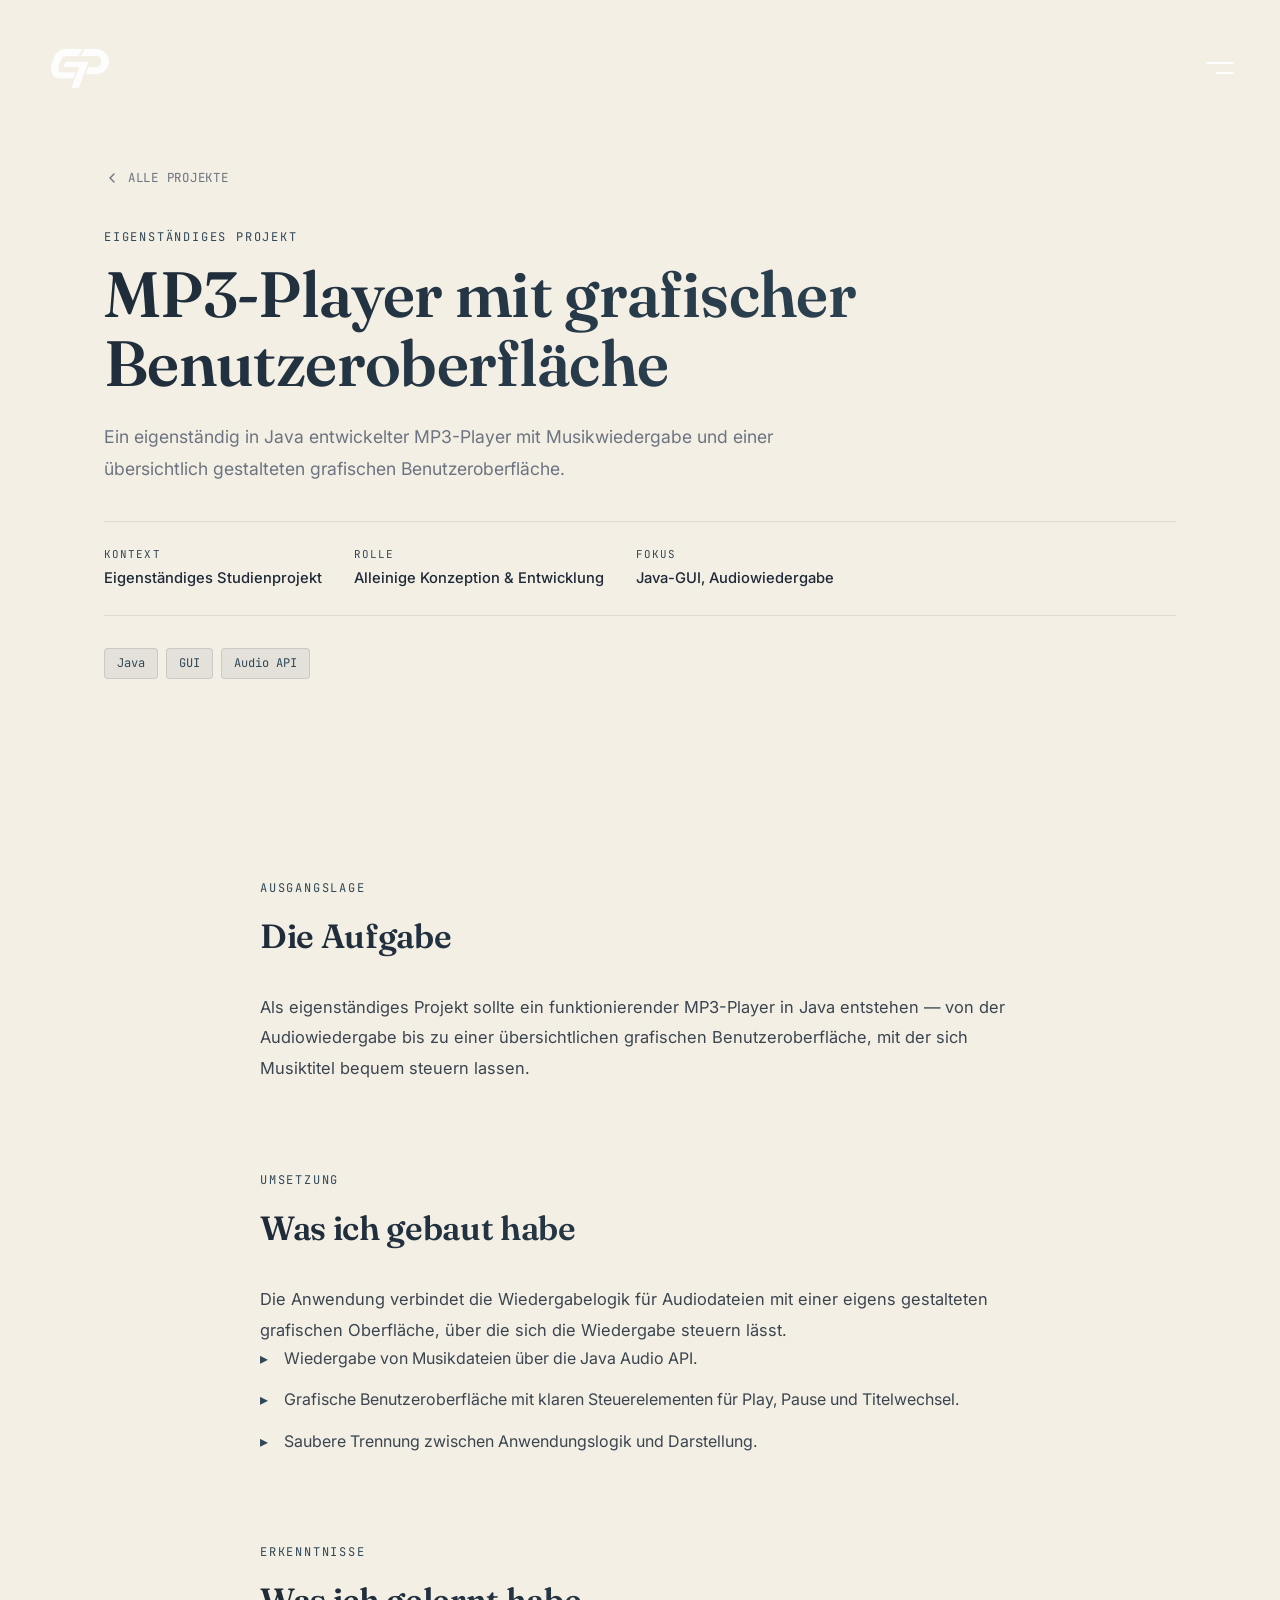
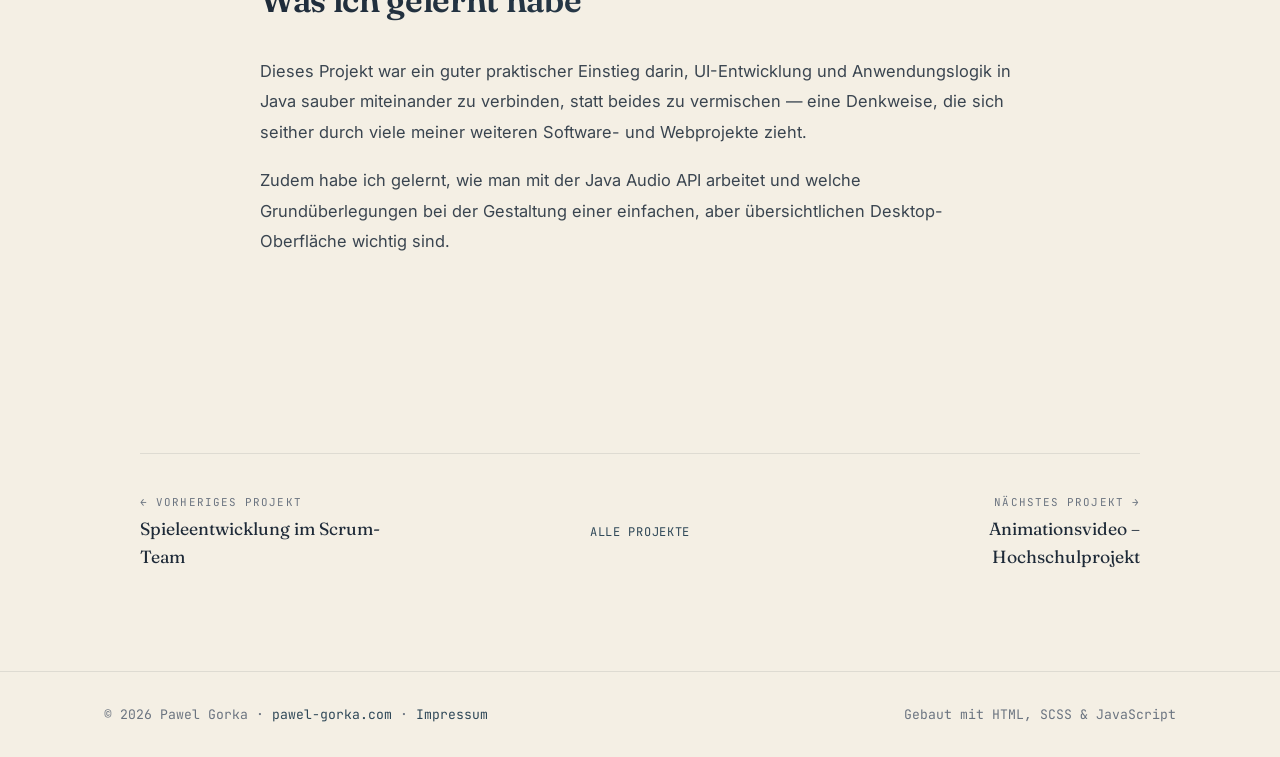
<file: projekte/mp3-player.html>
<!DOCTYPE html>
<html lang="de">
<head>
  <meta charset="UTF-8" />
  <meta name="viewport" content="width=device-width, initial-scale=1.0" />
  <meta name="description" content="MP3-Player mit grafischer Benutzeroberfläche – eigenständig entwickelt in Java." />
  <title>MP3-Player mit grafischer Benutzeroberfläche – Pawel Gorka</title>
  <link rel="icon" type="image/webp" href="../Bilder/Favicon.webp" />
  <link rel="preconnect" href="https://fonts.googleapis.com" />
  <link rel="preconnect" href="https://fonts.gstatic.com" crossorigin />
  <link href="https://fonts.googleapis.com/css2?family=Fraunces:ital,wght@0,400;0,500;0,600;1,400&family=Inter:wght@300;400;500;600;700&family=JetBrains+Mono:wght@400;500&display=swap" rel="stylesheet" />
  <link rel="stylesheet" href="../css/style.css" />
</head>
<body>

  <!-- NAV -->
  <nav class="nav" id="nav">
    <div class="nav__bar">
      <a href="../index.html" class="nav__logo">
        <img src="../Bilder/PortfolioLogoWhite.webp" alt="Pawel Gorka" class="nav__logo-img" />
      </a>
      <button class="nav__burger" id="navBurger" aria-label="Menü öffnen">
        <span class="nav__burger-line"></span>
        <span class="nav__burger-line"></span>
      </button>
    </div>

    <div class="nav__overlay" id="navOverlay">
      <div class="nav__overlay-inner">
        <ul class="nav__stagger">
          <li style="--i:0"><a href="../index.html#about">Über mich</a></li>
          <li style="--i:1"><a href="../index.html#experience">Erfahrung</a></li>
          <li style="--i:2"><a href="../index.html#education">Studium</a></li>
          <li style="--i:3"><a href="../index.html#projects">Projekte</a></li>
          <li style="--i:4"><a href="../index.html#skills">Skills</a></li>
          <li style="--i:5"><a href="../impressum.html">Impressum</a></li>
        </ul>
        <div class="nav__social" style="--i:6">
          <a href="mailto:info@pawel-gorka.com">
            <svg width="18" height="18" viewBox="0 0 24 24" fill="none" stroke="currentColor" stroke-width="2"><path d="M4 4h16c1.1 0 2 .9 2 2v12c0 1.1-.9 2-2 2H4c-1.1 0-2-.9-2-2V6c0-1.1.9-2 2-2z"/><polyline points="22,6 12,13 2,6"/></svg>
            info@pawel-gorka.com
          </a>
          <a href="https://github.com/Gorek21" target="_blank" rel="noopener">
            <svg width="18" height="18" viewBox="0 0 24 24" fill="currentColor"><path d="M12 0C5.37 0 0 5.37 0 12c0 5.31 3.435 9.795 8.205 11.385.6.105.825-.255.825-.57 0-.285-.015-1.23-.015-2.235-3.015.555-3.795-.735-4.035-1.41-.135-.345-.72-1.41-1.23-1.695-.42-.225-1.02-.78-.015-.795.945-.015 1.62.87 1.845 1.23 1.08 1.815 2.805 1.305 3.495.99.105-.78.42-1.305.765-1.605-2.67-.3-5.46-1.335-5.46-5.925 0-1.305.465-2.385 1.23-3.225-.12-.3-.54-1.53.12-3.18 0 0 1.005-.315 3.3 1.23.96-.27 1.98-.405 3-.405s2.04.135 3 .405c2.295-1.56 3.3-1.23 3.3-1.23.66 1.65.24 2.88.12 3.18.765.84 1.23 1.905 1.23 3.225 0 4.605-2.805 5.625-5.475 5.925.435.375.81 1.095.81 2.22 0 1.605-.015 2.895-.015 3.3 0 .315.225.69.825.57A12.02 12.02 0 0 0 24 12c0-6.63-5.37-12-12-12z"/></svg>
            GitHub
          </a>
          <a href="https://www.linkedin.com/in/pawel-gorka-241a22343/" target="_blank" rel="noopener">
            <svg width="18" height="18" viewBox="0 0 24 24" fill="currentColor"><path d="M20.447 20.452h-3.554v-5.569c0-1.328-.027-3.037-1.852-3.037-1.853 0-2.136 1.445-2.136 2.939v5.667H9.351V9h3.414v1.561h.046c.477-.9 1.637-1.85 3.37-1.85 3.601 0 4.267 2.37 4.267 5.455v6.286zM5.337 7.433a2.062 2.062 0 0 1-2.063-2.065 2.064 2.064 0 1 1 2.063 2.065zm1.782 13.019H3.555V9h3.564v11.452zM22.225 0H1.771C.792 0 0 .774 0 1.729v20.542C0 23.227.792 24 1.771 24h20.451C23.2 24 24 23.227 24 22.271V1.729C24 .774 23.2 0 22.222 0h.003z"/></svg>
            LinkedIn
          </a>
          <a href="https://www.youtube.com/@GorekShorts" target="_blank" rel="noopener">
            <svg width="18" height="18" viewBox="0 0 24 24" fill="currentColor"><path d="M23.498 6.186a3.016 3.016 0 0 0-2.122-2.136C19.505 3.545 12 3.545 12 3.545s-7.505 0-9.377.505A3.017 3.017 0 0 0 .502 6.186C0 8.07 0 12 0 12s0 3.93.502 5.814a3.016 3.016 0 0 0 2.122 2.136c1.871.505 9.376.505 9.376.505s7.505 0 9.377-.505a3.015 3.015 0 0 0 2.122-2.136C24 15.93 24 12 24 12s0-3.93-.502-5.814zM9.545 15.568V8.432L15.818 12l-6.273 3.568z"/></svg>
            YouTube
          </a>
        </div>
      </div>
    </div>
  </nav>

  <!-- PROJECT HERO -->
  <section class="project-hero">
    <div class="container">
      <a href="../index.html#projects" class="project-hero__back">
        <svg width="16" height="16" viewBox="0 0 24 24" fill="none" stroke="currentColor" stroke-width="2" stroke-linecap="round"><polyline points="15 18 9 12 15 6"/></svg>
        Alle Projekte
      </a>
      <span class="section__label">Eigenständiges Projekt</span>
      <h1 class="project-hero__title">MP3-Player mit grafischer Benutzeroberfläche</h1>
      <p class="project-hero__tagline">Ein eigenständig in Java entwickelter MP3-Player mit Musikwiedergabe und einer übersichtlich gestalteten grafischen Benutzeroberfläche.</p>

      <div class="project-hero__meta">
        <div class="project-hero__meta-item">
          <span class="project-hero__meta-label">Kontext</span>
          <span class="project-hero__meta-value">Eigenständiges Studienprojekt</span>
        </div>
        <div class="project-hero__meta-item">
          <span class="project-hero__meta-label">Rolle</span>
          <span class="project-hero__meta-value">Alleinige Konzeption &amp; Entwicklung</span>
        </div>
        <div class="project-hero__meta-item">
          <span class="project-hero__meta-label">Fokus</span>
          <span class="project-hero__meta-value">Java-GUI, Audiowiedergabe</span>
        </div>
      </div>

      <div class="tech-tags">
        <span>Java</span><span>GUI</span><span>Audio API</span>
      </div>
    </div>
  </section>

  <!-- DETAIL -->
  <section class="section">
    <div class="container project-detail">

      <div class="project-detail__block reveal">
        <span class="section__label">Ausgangslage</span>
        <h2 class="section__title">Die Aufgabe</h2>
        <div class="project-detail__prose">
          <p>Als eigenständiges Projekt sollte ein funktionierender MP3-Player in Java entstehen — von der Audiowiedergabe bis zu einer übersichtlichen grafischen Benutzeroberfläche, mit der sich Musiktitel bequem steuern lassen.</p>
        </div>
      </div>

      <div class="project-detail__block reveal">
        <span class="section__label">Umsetzung</span>
        <h2 class="section__title">Was ich gebaut habe</h2>
        <div class="project-detail__prose">
          <p>Die Anwendung verbindet die Wiedergabelogik für Audiodateien mit einer eigens gestalteten grafischen Oberfläche, über die sich die Wiedergabe steuern lässt.</p>
        </div>
        <ul class="project-detail__list">
          <li>Wiedergabe von Musikdateien über die Java Audio API.</li>
          <li>Grafische Benutzeroberfläche mit klaren Steuerelementen für Play, Pause und Titelwechsel.</li>
          <li>Saubere Trennung zwischen Anwendungslogik und Darstellung.</li>
        </ul>
      </div>

      <div class="project-detail__block reveal">
        <span class="section__label">Erkenntnisse</span>
        <h2 class="section__title">Was ich gelernt habe</h2>
        <div class="project-detail__prose">
          <p>Dieses Projekt war ein guter praktischer Einstieg darin, UI-Entwicklung und Anwendungslogik in Java sauber miteinander zu verbinden, statt beides zu vermischen — eine Denkweise, die sich seither durch viele meiner weiteren Software- und Webprojekte zieht.</p>
          <p>Zudem habe ich gelernt, wie man mit der Java Audio API arbeitet und welche Grundüberlegungen bei der Gestaltung einer einfachen, aber übersichtlichen Desktop-Oberfläche wichtig sind.</p>
        </div>
      </div>

    </div>
  </section>

  <!-- PROJECT NAV -->
  <div class="container">
    <nav class="project-nav">
      <a href="scrum-spiel.html" class="project-nav__link">
        <span class="project-nav__dir">← Vorheriges Projekt</span>
        <span class="project-nav__title">Spieleentwicklung im Scrum-Team</span>
      </a>
      <a href="../index.html#projects" class="project-nav__all">Alle Projekte</a>
      <a href="animationsvideo.html" class="project-nav__link project-nav__link--next">
        <span class="project-nav__dir">Nächstes Projekt →</span>
        <span class="project-nav__title">Animationsvideo – Hochschulprojekt</span>
      </a>
    </nav>
  </div>

  <!-- FOOTER -->
  <footer class="footer">
    <div class="container">
      <p class="footer__copy">© 2026 Pawel Gorka · <a href="https://pawel-gorka.com">pawel-gorka.com</a> · <a href="../impressum.html">Impressum</a></p>
      <p class="footer__made">Gebaut mit HTML, SCSS &amp; JavaScript</p>
    </div>
  </footer>

  <script src="../js/main.js"></script>
</body>
</html>
</file>
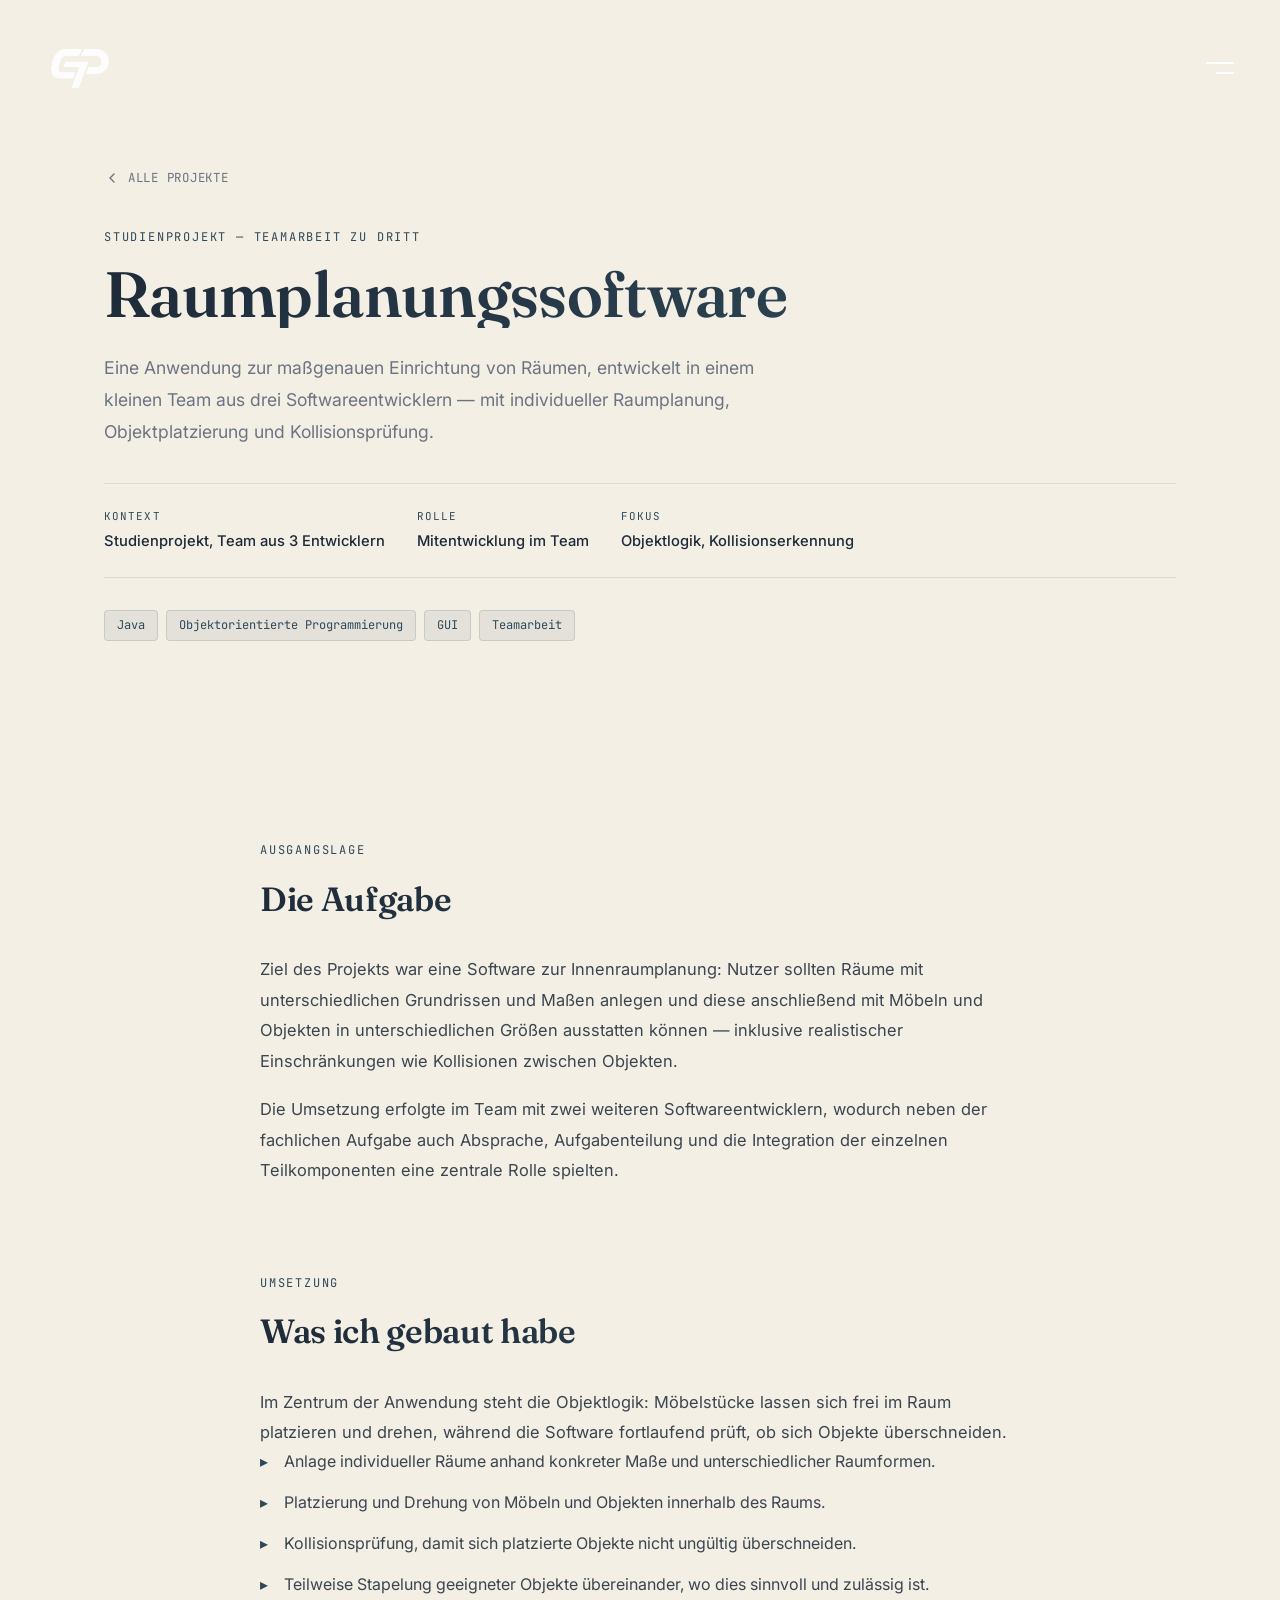
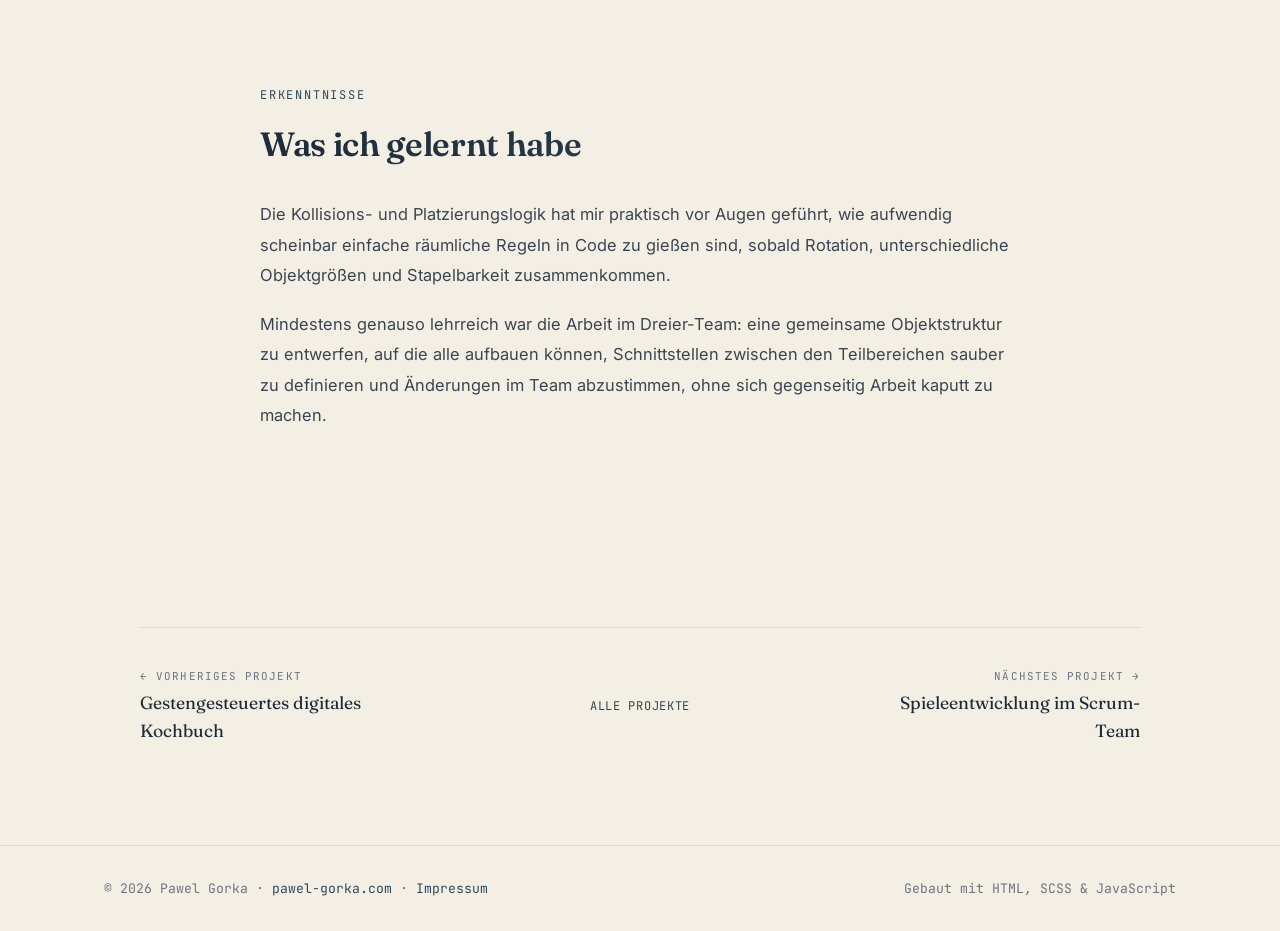
<file: projekte/raumplanung.html>
<!DOCTYPE html>
<html lang="de">
<head>
  <meta charset="UTF-8" />
  <meta name="viewport" content="width=device-width, initial-scale=1.0" />
  <meta name="description" content="Raumplanungssoftware – Teamprojekt zur maßgenauen Einrichtung von Räumen mit Kollisionserkennung und Objektplatzierung." />
  <title>Raumplanungssoftware – Pawel Gorka</title>
  <link rel="icon" type="image/webp" href="../Bilder/Favicon.webp" />
  <link rel="preconnect" href="https://fonts.googleapis.com" />
  <link rel="preconnect" href="https://fonts.gstatic.com" crossorigin />
  <link href="https://fonts.googleapis.com/css2?family=Fraunces:ital,wght@0,400;0,500;0,600;1,400&family=Inter:wght@300;400;500;600;700&family=JetBrains+Mono:wght@400;500&display=swap" rel="stylesheet" />
  <link rel="stylesheet" href="../css/style.css" />
</head>
<body>

  <!-- NAV -->
  <nav class="nav" id="nav">
    <div class="nav__bar">
      <a href="../index.html" class="nav__logo">
        <img src="../Bilder/PortfolioLogoWhite.webp" alt="Pawel Gorka" class="nav__logo-img" />
      </a>
      <button class="nav__burger" id="navBurger" aria-label="Menü öffnen">
        <span class="nav__burger-line"></span>
        <span class="nav__burger-line"></span>
      </button>
    </div>

    <div class="nav__overlay" id="navOverlay">
      <div class="nav__overlay-inner">
        <ul class="nav__stagger">
          <li style="--i:0"><a href="../index.html#about">Über mich</a></li>
          <li style="--i:1"><a href="../index.html#experience">Erfahrung</a></li>
          <li style="--i:2"><a href="../index.html#education">Studium</a></li>
          <li style="--i:3"><a href="../index.html#projects">Projekte</a></li>
          <li style="--i:4"><a href="../index.html#skills">Skills</a></li>
          <li style="--i:5"><a href="../impressum.html">Impressum</a></li>
        </ul>
        <div class="nav__social" style="--i:6">
          <a href="mailto:info@pawel-gorka.com">
            <svg width="18" height="18" viewBox="0 0 24 24" fill="none" stroke="currentColor" stroke-width="2"><path d="M4 4h16c1.1 0 2 .9 2 2v12c0 1.1-.9 2-2 2H4c-1.1 0-2-.9-2-2V6c0-1.1.9-2 2-2z"/><polyline points="22,6 12,13 2,6"/></svg>
            info@pawel-gorka.com
          </a>
          <a href="https://github.com/Gorek21" target="_blank" rel="noopener">
            <svg width="18" height="18" viewBox="0 0 24 24" fill="currentColor"><path d="M12 0C5.37 0 0 5.37 0 12c0 5.31 3.435 9.795 8.205 11.385.6.105.825-.255.825-.57 0-.285-.015-1.23-.015-2.235-3.015.555-3.795-.735-4.035-1.41-.135-.345-.72-1.41-1.23-1.695-.42-.225-1.02-.78-.015-.795.945-.015 1.62.87 1.845 1.23 1.08 1.815 2.805 1.305 3.495.99.105-.78.42-1.305.765-1.605-2.67-.3-5.46-1.335-5.46-5.925 0-1.305.465-2.385 1.23-3.225-.12-.3-.54-1.53.12-3.18 0 0 1.005-.315 3.3 1.23.96-.27 1.98-.405 3-.405s2.04.135 3 .405c2.295-1.56 3.3-1.23 3.3-1.23.66 1.65.24 2.88.12 3.18.765.84 1.23 1.905 1.23 3.225 0 4.605-2.805 5.625-5.475 5.925.435.375.81 1.095.81 2.22 0 1.605-.015 2.895-.015 3.3 0 .315.225.69.825.57A12.02 12.02 0 0 0 24 12c0-6.63-5.37-12-12-12z"/></svg>
            GitHub
          </a>
          <a href="https://www.linkedin.com/in/pawel-gorka-241a22343/" target="_blank" rel="noopener">
            <svg width="18" height="18" viewBox="0 0 24 24" fill="currentColor"><path d="M20.447 20.452h-3.554v-5.569c0-1.328-.027-3.037-1.852-3.037-1.853 0-2.136 1.445-2.136 2.939v5.667H9.351V9h3.414v1.561h.046c.477-.9 1.637-1.85 3.37-1.85 3.601 0 4.267 2.37 4.267 5.455v6.286zM5.337 7.433a2.062 2.062 0 0 1-2.063-2.065 2.064 2.064 0 1 1 2.063 2.065zm1.782 13.019H3.555V9h3.564v11.452zM22.225 0H1.771C.792 0 0 .774 0 1.729v20.542C0 23.227.792 24 1.771 24h20.451C23.2 24 24 23.227 24 22.271V1.729C24 .774 23.2 0 22.222 0h.003z"/></svg>
            LinkedIn
          </a>
          <a href="https://www.youtube.com/@GorekShorts" target="_blank" rel="noopener">
            <svg width="18" height="18" viewBox="0 0 24 24" fill="currentColor"><path d="M23.498 6.186a3.016 3.016 0 0 0-2.122-2.136C19.505 3.545 12 3.545 12 3.545s-7.505 0-9.377.505A3.017 3.017 0 0 0 .502 6.186C0 8.07 0 12 0 12s0 3.93.502 5.814a3.016 3.016 0 0 0 2.122 2.136c1.871.505 9.376.505 9.376.505s7.505 0 9.377-.505a3.015 3.015 0 0 0 2.122-2.136C24 15.93 24 12 24 12s0-3.93-.502-5.814zM9.545 15.568V8.432L15.818 12l-6.273 3.568z"/></svg>
            YouTube
          </a>
        </div>
      </div>
    </div>
  </nav>

  <!-- PROJECT HERO -->
  <section class="project-hero">
    <div class="container">
      <a href="../index.html#projects" class="project-hero__back">
        <svg width="16" height="16" viewBox="0 0 24 24" fill="none" stroke="currentColor" stroke-width="2" stroke-linecap="round"><polyline points="15 18 9 12 15 6"/></svg>
        Alle Projekte
      </a>
      <span class="section__label">Studienprojekt — Teamarbeit zu dritt</span>
      <h1 class="project-hero__title">Raumplanungssoftware</h1>
      <p class="project-hero__tagline">Eine Anwendung zur maßgenauen Einrichtung von Räumen, entwickelt in einem kleinen Team aus drei Softwareentwicklern — mit individueller Raumplanung, Objektplatzierung und Kollisionsprüfung.</p>

      <div class="project-hero__meta">
        <div class="project-hero__meta-item">
          <span class="project-hero__meta-label">Kontext</span>
          <span class="project-hero__meta-value">Studienprojekt, Team aus 3 Entwicklern</span>
        </div>
        <div class="project-hero__meta-item">
          <span class="project-hero__meta-label">Rolle</span>
          <span class="project-hero__meta-value">Mitentwicklung im Team</span>
        </div>
        <div class="project-hero__meta-item">
          <span class="project-hero__meta-label">Fokus</span>
          <span class="project-hero__meta-value">Objektlogik, Kollisionserkennung</span>
        </div>
      </div>

      <div class="tech-tags">
        <span>Java</span><span>Objektorientierte Programmierung</span><span>GUI</span><span>Teamarbeit</span>
      </div>
    </div>
  </section>

  <!-- DETAIL -->
  <section class="section">
    <div class="container project-detail">

      <div class="project-detail__block reveal">
        <span class="section__label">Ausgangslage</span>
        <h2 class="section__title">Die Aufgabe</h2>
        <div class="project-detail__prose">
          <p>Ziel des Projekts war eine Software zur Innenraumplanung: Nutzer sollten Räume mit unterschiedlichen Grundrissen und Maßen anlegen und diese anschließend mit Möbeln und Objekten in unterschiedlichen Größen ausstatten können — inklusive realistischer Einschränkungen wie Kollisionen zwischen Objekten.</p>
          <p>Die Umsetzung erfolgte im Team mit zwei weiteren Softwareentwicklern, wodurch neben der fachlichen Aufgabe auch Absprache, Aufgabenteilung und die Integration der einzelnen Teilkomponenten eine zentrale Rolle spielten.</p>
        </div>
      </div>

      <div class="project-detail__block reveal">
        <span class="section__label">Umsetzung</span>
        <h2 class="section__title">Was ich gebaut habe</h2>
        <div class="project-detail__prose">
          <p>Im Zentrum der Anwendung steht die Objektlogik: Möbelstücke lassen sich frei im Raum platzieren und drehen, während die Software fortlaufend prüft, ob sich Objekte überschneiden.</p>
        </div>
        <ul class="project-detail__list">
          <li>Anlage individueller Räume anhand konkreter Maße und unterschiedlicher Raumformen.</li>
          <li>Platzierung und Drehung von Möbeln und Objekten innerhalb des Raums.</li>
          <li>Kollisionsprüfung, damit sich platzierte Objekte nicht ungültig überschneiden.</li>
          <li>Teilweise Stapelung geeigneter Objekte übereinander, wo dies sinnvoll und zulässig ist.</li>
        </ul>
      </div>

      <div class="project-detail__block reveal">
        <span class="section__label">Erkenntnisse</span>
        <h2 class="section__title">Was ich gelernt habe</h2>
        <div class="project-detail__prose">
          <p>Die Kollisions- und Platzierungslogik hat mir praktisch vor Augen geführt, wie aufwendig scheinbar einfache räumliche Regeln in Code zu gießen sind, sobald Rotation, unterschiedliche Objektgrößen und Stapelbarkeit zusammenkommen.</p>
          <p>Mindestens genauso lehrreich war die Arbeit im Dreier-Team: eine gemeinsame Objektstruktur zu entwerfen, auf die alle aufbauen können, Schnittstellen zwischen den Teilbereichen sauber zu definieren und Änderungen im Team abzustimmen, ohne sich gegenseitig Arbeit kaputt zu machen.</p>
        </div>
      </div>

    </div>
  </section>

  <!-- PROJECT NAV -->
  <div class="container">
    <nav class="project-nav">
      <a href="kochbuch.html" class="project-nav__link">
        <span class="project-nav__dir">← Vorheriges Projekt</span>
        <span class="project-nav__title">Gestengesteuertes digitales Kochbuch</span>
      </a>
      <a href="../index.html#projects" class="project-nav__all">Alle Projekte</a>
      <a href="scrum-spiel.html" class="project-nav__link project-nav__link--next">
        <span class="project-nav__dir">Nächstes Projekt →</span>
        <span class="project-nav__title">Spieleentwicklung im Scrum-Team</span>
      </a>
    </nav>
  </div>

  <!-- FOOTER -->
  <footer class="footer">
    <div class="container">
      <p class="footer__copy">© 2026 Pawel Gorka · <a href="https://pawel-gorka.com">pawel-gorka.com</a> · <a href="../impressum.html">Impressum</a></p>
      <p class="footer__made">Gebaut mit HTML, SCSS &amp; JavaScript</p>
    </div>
  </footer>

  <script src="../js/main.js"></script>
</body>
</html>
</file>
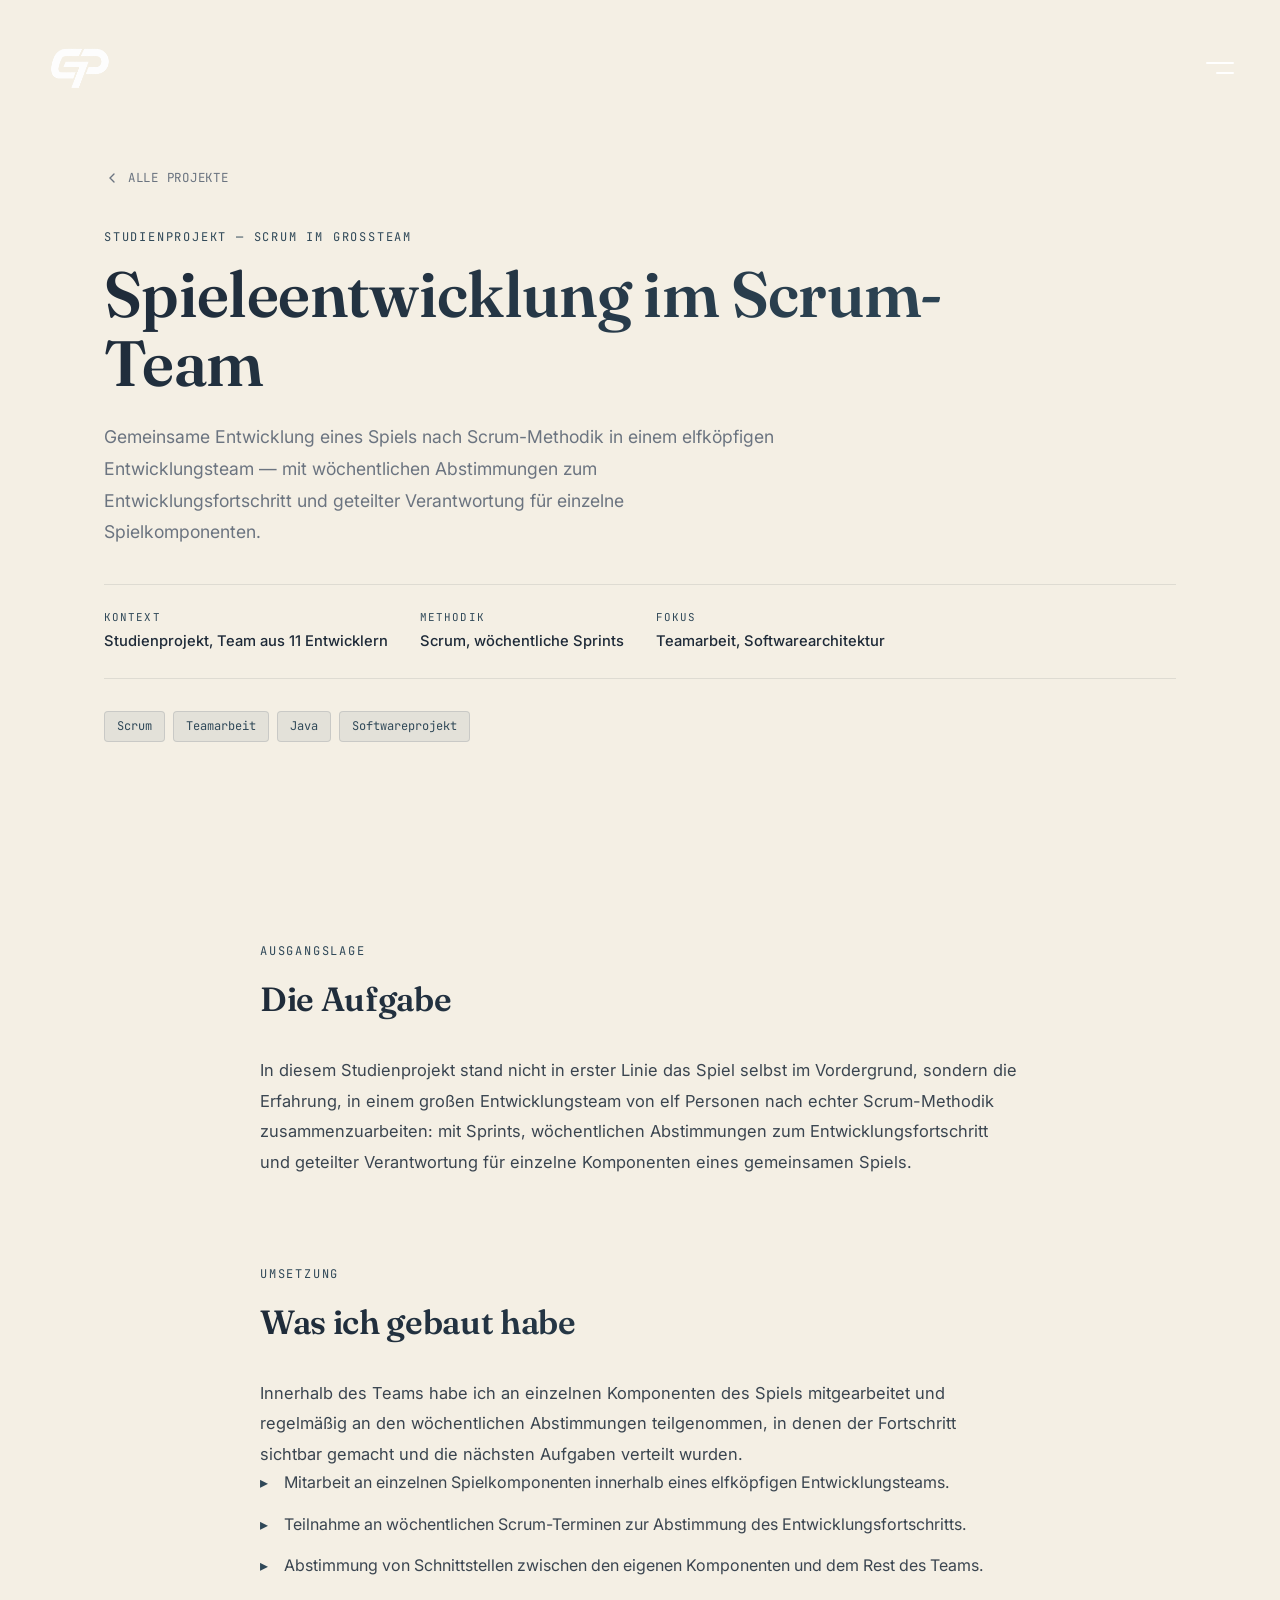
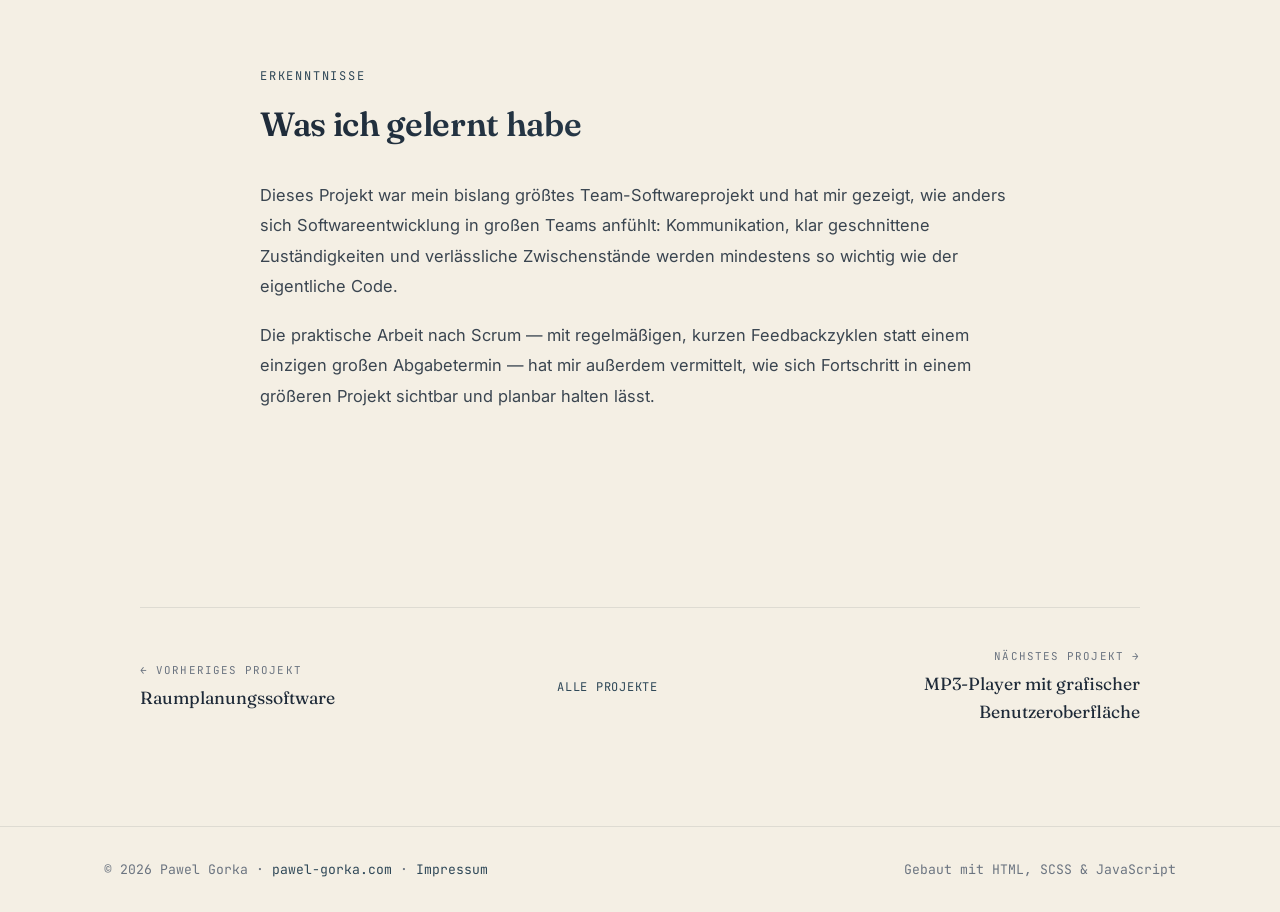
<file: projekte/scrum-spiel.html>
<!DOCTYPE html>
<html lang="de">
<head>
  <meta charset="UTF-8" />
  <meta name="viewport" content="width=device-width, initial-scale=1.0" />
  <meta name="description" content="Spieleentwicklung im Scrum-Team – Softwareprojekt in einem elfköpfigen Entwicklungsteam nach Scrum-Methodik." />
  <title>Spieleentwicklung im Scrum-Team – Pawel Gorka</title>
  <link rel="icon" type="image/webp" href="../Bilder/Favicon.webp" />
  <link rel="preconnect" href="https://fonts.googleapis.com" />
  <link rel="preconnect" href="https://fonts.gstatic.com" crossorigin />
  <link href="https://fonts.googleapis.com/css2?family=Fraunces:ital,wght@0,400;0,500;0,600;1,400&family=Inter:wght@300;400;500;600;700&family=JetBrains+Mono:wght@400;500&display=swap" rel="stylesheet" />
  <link rel="stylesheet" href="../css/style.css" />
</head>
<body>

  <!-- NAV -->
  <nav class="nav" id="nav">
    <div class="nav__bar">
      <a href="../index.html" class="nav__logo">
        <img src="../Bilder/PortfolioLogoWhite.webp" alt="Pawel Gorka" class="nav__logo-img" />
      </a>
      <button class="nav__burger" id="navBurger" aria-label="Menü öffnen">
        <span class="nav__burger-line"></span>
        <span class="nav__burger-line"></span>
      </button>
    </div>

    <div class="nav__overlay" id="navOverlay">
      <div class="nav__overlay-inner">
        <ul class="nav__stagger">
          <li style="--i:0"><a href="../index.html#about">Über mich</a></li>
          <li style="--i:1"><a href="../index.html#experience">Erfahrung</a></li>
          <li style="--i:2"><a href="../index.html#education">Studium</a></li>
          <li style="--i:3"><a href="../index.html#projects">Projekte</a></li>
          <li style="--i:4"><a href="../index.html#skills">Skills</a></li>
          <li style="--i:5"><a href="../impressum.html">Impressum</a></li>
        </ul>
        <div class="nav__social" style="--i:6">
          <a href="mailto:info@pawel-gorka.com">
            <svg width="18" height="18" viewBox="0 0 24 24" fill="none" stroke="currentColor" stroke-width="2"><path d="M4 4h16c1.1 0 2 .9 2 2v12c0 1.1-.9 2-2 2H4c-1.1 0-2-.9-2-2V6c0-1.1.9-2 2-2z"/><polyline points="22,6 12,13 2,6"/></svg>
            info@pawel-gorka.com
          </a>
          <a href="https://github.com/Gorek21" target="_blank" rel="noopener">
            <svg width="18" height="18" viewBox="0 0 24 24" fill="currentColor"><path d="M12 0C5.37 0 0 5.37 0 12c0 5.31 3.435 9.795 8.205 11.385.6.105.825-.255.825-.57 0-.285-.015-1.23-.015-2.235-3.015.555-3.795-.735-4.035-1.41-.135-.345-.72-1.41-1.23-1.695-.42-.225-1.02-.78-.015-.795.945-.015 1.62.87 1.845 1.23 1.08 1.815 2.805 1.305 3.495.99.105-.78.42-1.305.765-1.605-2.67-.3-5.46-1.335-5.46-5.925 0-1.305.465-2.385 1.23-3.225-.12-.3-.54-1.53.12-3.18 0 0 1.005-.315 3.3 1.23.96-.27 1.98-.405 3-.405s2.04.135 3 .405c2.295-1.56 3.3-1.23 3.3-1.23.66 1.65.24 2.88.12 3.18.765.84 1.23 1.905 1.23 3.225 0 4.605-2.805 5.625-5.475 5.925.435.375.81 1.095.81 2.22 0 1.605-.015 2.895-.015 3.3 0 .315.225.69.825.57A12.02 12.02 0 0 0 24 12c0-6.63-5.37-12-12-12z"/></svg>
            GitHub
          </a>
          <a href="https://www.linkedin.com/in/pawel-gorka-241a22343/" target="_blank" rel="noopener">
            <svg width="18" height="18" viewBox="0 0 24 24" fill="currentColor"><path d="M20.447 20.452h-3.554v-5.569c0-1.328-.027-3.037-1.852-3.037-1.853 0-2.136 1.445-2.136 2.939v5.667H9.351V9h3.414v1.561h.046c.477-.9 1.637-1.85 3.37-1.85 3.601 0 4.267 2.37 4.267 5.455v6.286zM5.337 7.433a2.062 2.062 0 0 1-2.063-2.065 2.064 2.064 0 1 1 2.063 2.065zm1.782 13.019H3.555V9h3.564v11.452zM22.225 0H1.771C.792 0 0 .774 0 1.729v20.542C0 23.227.792 24 1.771 24h20.451C23.2 24 24 23.227 24 22.271V1.729C24 .774 23.2 0 22.222 0h.003z"/></svg>
            LinkedIn
          </a>
          <a href="https://www.youtube.com/@GorekShorts" target="_blank" rel="noopener">
            <svg width="18" height="18" viewBox="0 0 24 24" fill="currentColor"><path d="M23.498 6.186a3.016 3.016 0 0 0-2.122-2.136C19.505 3.545 12 3.545 12 3.545s-7.505 0-9.377.505A3.017 3.017 0 0 0 .502 6.186C0 8.07 0 12 0 12s0 3.93.502 5.814a3.016 3.016 0 0 0 2.122 2.136c1.871.505 9.376.505 9.376.505s7.505 0 9.377-.505a3.015 3.015 0 0 0 2.122-2.136C24 15.93 24 12 24 12s0-3.93-.502-5.814zM9.545 15.568V8.432L15.818 12l-6.273 3.568z"/></svg>
            YouTube
          </a>
        </div>
      </div>
    </div>
  </nav>

  <!-- PROJECT HERO -->
  <section class="project-hero">
    <div class="container">
      <a href="../index.html#projects" class="project-hero__back">
        <svg width="16" height="16" viewBox="0 0 24 24" fill="none" stroke="currentColor" stroke-width="2" stroke-linecap="round"><polyline points="15 18 9 12 15 6"/></svg>
        Alle Projekte
      </a>
      <span class="section__label">Studienprojekt — Scrum im Großteam</span>
      <h1 class="project-hero__title">Spieleentwicklung im Scrum-Team</h1>
      <p class="project-hero__tagline">Gemeinsame Entwicklung eines Spiels nach Scrum-Methodik in einem elfköpfigen Entwicklungsteam — mit wöchentlichen Abstimmungen zum Entwicklungsfortschritt und geteilter Verantwortung für einzelne Spielkomponenten.</p>

      <div class="project-hero__meta">
        <div class="project-hero__meta-item">
          <span class="project-hero__meta-label">Kontext</span>
          <span class="project-hero__meta-value">Studienprojekt, Team aus 11 Entwicklern</span>
        </div>
        <div class="project-hero__meta-item">
          <span class="project-hero__meta-label">Methodik</span>
          <span class="project-hero__meta-value">Scrum, wöchentliche Sprints</span>
        </div>
        <div class="project-hero__meta-item">
          <span class="project-hero__meta-label">Fokus</span>
          <span class="project-hero__meta-value">Teamarbeit, Softwarearchitektur</span>
        </div>
      </div>

      <div class="tech-tags">
        <span>Scrum</span><span>Teamarbeit</span><span>Java</span><span>Softwareprojekt</span>
      </div>
    </div>
  </section>

  <!-- DETAIL -->
  <section class="section">
    <div class="container project-detail">

      <div class="project-detail__block reveal">
        <span class="section__label">Ausgangslage</span>
        <h2 class="section__title">Die Aufgabe</h2>
        <div class="project-detail__prose">
          <p>In diesem Studienprojekt stand nicht in erster Linie das Spiel selbst im Vordergrund, sondern die Erfahrung, in einem großen Entwicklungsteam von elf Personen nach echter Scrum-Methodik zusammenzuarbeiten: mit Sprints, wöchentlichen Abstimmungen zum Entwicklungsfortschritt und geteilter Verantwortung für einzelne Komponenten eines gemeinsamen Spiels.</p>
        </div>
      </div>

      <div class="project-detail__block reveal">
        <span class="section__label">Umsetzung</span>
        <h2 class="section__title">Was ich gebaut habe</h2>
        <div class="project-detail__prose">
          <p>Innerhalb des Teams habe ich an einzelnen Komponenten des Spiels mitgearbeitet und regelmäßig an den wöchentlichen Abstimmungen teilgenommen, in denen der Fortschritt sichtbar gemacht und die nächsten Aufgaben verteilt wurden.</p>
        </div>
        <ul class="project-detail__list">
          <li>Mitarbeit an einzelnen Spielkomponenten innerhalb eines elfköpfigen Entwicklungsteams.</li>
          <li>Teilnahme an wöchentlichen Scrum-Terminen zur Abstimmung des Entwicklungsfortschritts.</li>
          <li>Abstimmung von Schnittstellen zwischen den eigenen Komponenten und dem Rest des Teams.</li>
        </ul>
      </div>

      <div class="project-detail__block reveal">
        <span class="section__label">Erkenntnisse</span>
        <h2 class="section__title">Was ich gelernt habe</h2>
        <div class="project-detail__prose">
          <p>Dieses Projekt war mein bislang größtes Team-Softwareprojekt und hat mir gezeigt, wie anders sich Softwareentwicklung in großen Teams anfühlt: Kommunikation, klar geschnittene Zuständigkeiten und verlässliche Zwischenstände werden mindestens so wichtig wie der eigentliche Code.</p>
          <p>Die praktische Arbeit nach Scrum — mit regelmäßigen, kurzen Feedbackzyklen statt einem einzigen großen Abgabetermin — hat mir außerdem vermittelt, wie sich Fortschritt in einem größeren Projekt sichtbar und planbar halten lässt.</p>
        </div>
      </div>

    </div>
  </section>

  <!-- PROJECT NAV -->
  <div class="container">
    <nav class="project-nav">
      <a href="raumplanung.html" class="project-nav__link">
        <span class="project-nav__dir">← Vorheriges Projekt</span>
        <span class="project-nav__title">Raumplanungssoftware</span>
      </a>
      <a href="../index.html#projects" class="project-nav__all">Alle Projekte</a>
      <a href="mp3-player.html" class="project-nav__link project-nav__link--next">
        <span class="project-nav__dir">Nächstes Projekt →</span>
        <span class="project-nav__title">MP3-Player mit grafischer Benutzeroberfläche</span>
      </a>
    </nav>
  </div>

  <!-- FOOTER -->
  <footer class="footer">
    <div class="container">
      <p class="footer__copy">© 2026 Pawel Gorka · <a href="https://pawel-gorka.com">pawel-gorka.com</a> · <a href="../impressum.html">Impressum</a></p>
      <p class="footer__made">Gebaut mit HTML, SCSS &amp; JavaScript</p>
    </div>
  </footer>

  <script src="../js/main.js"></script>
</body>
</html>
</file>
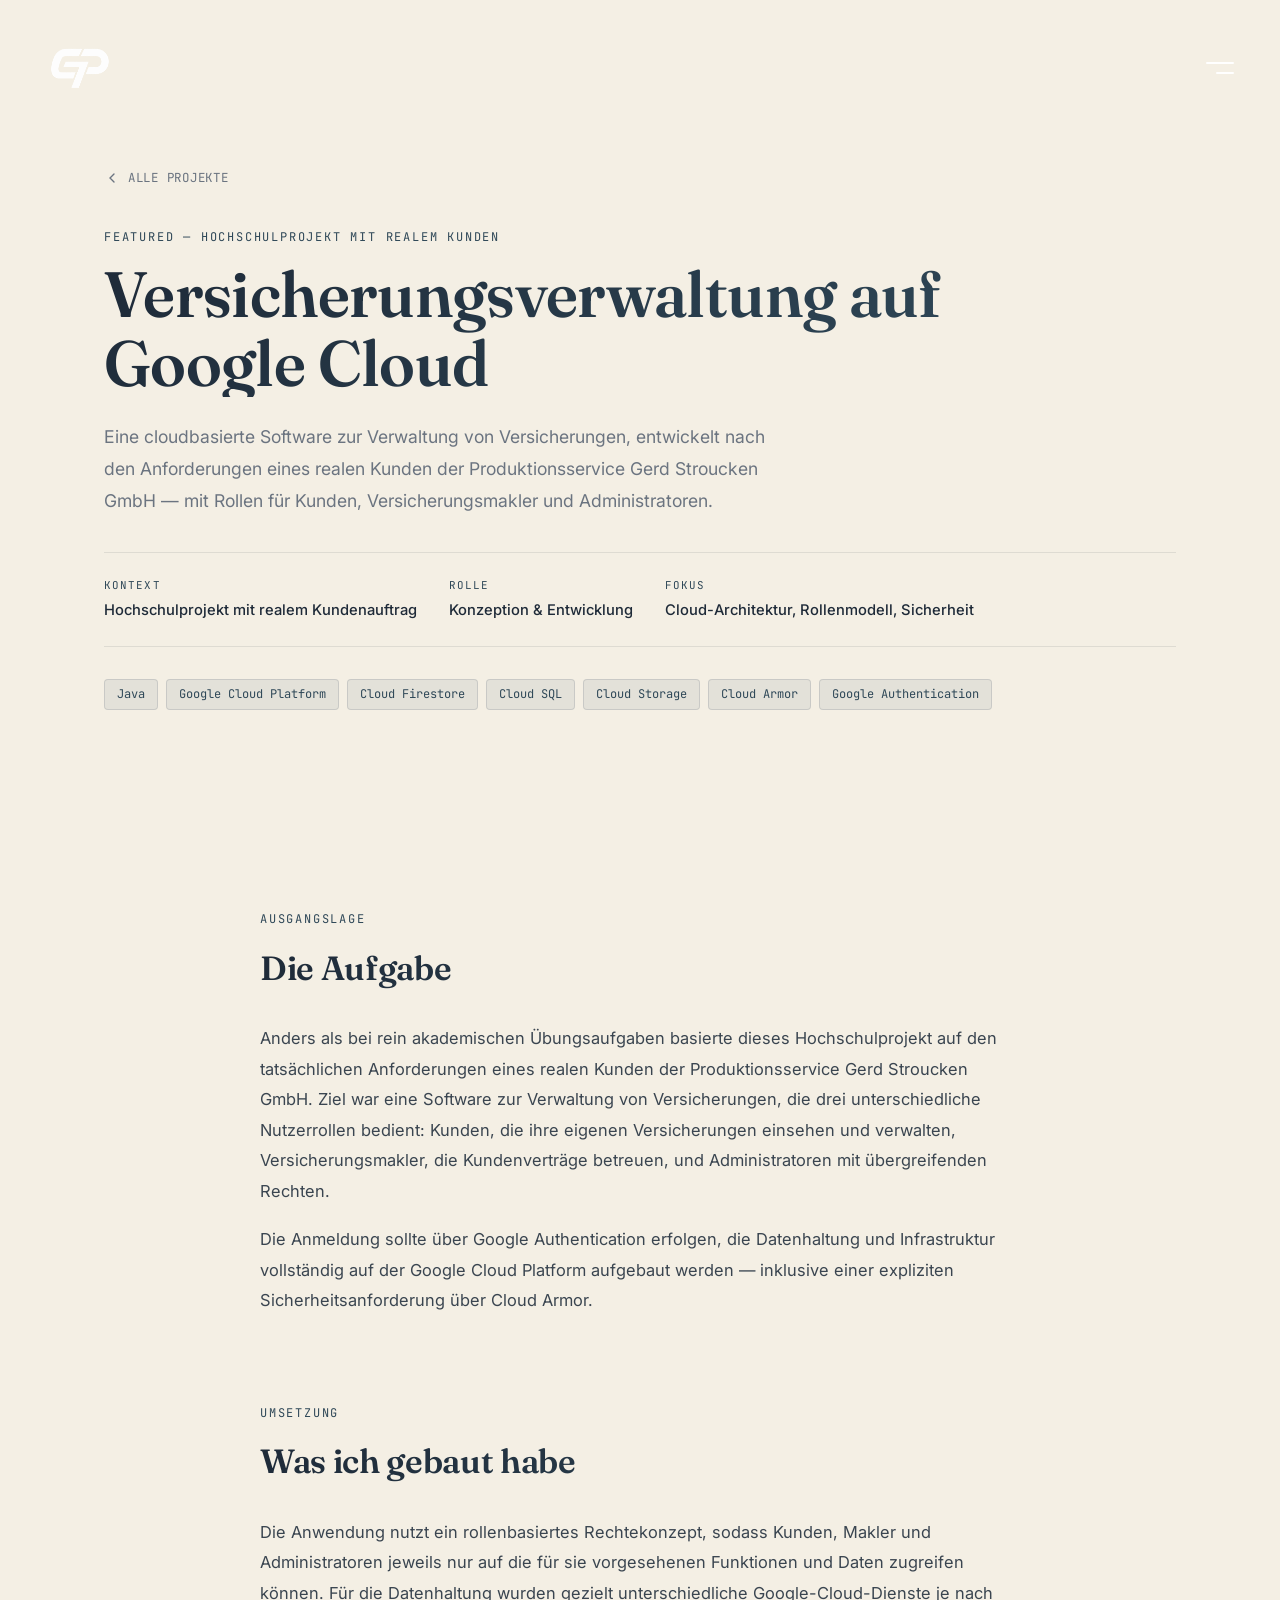
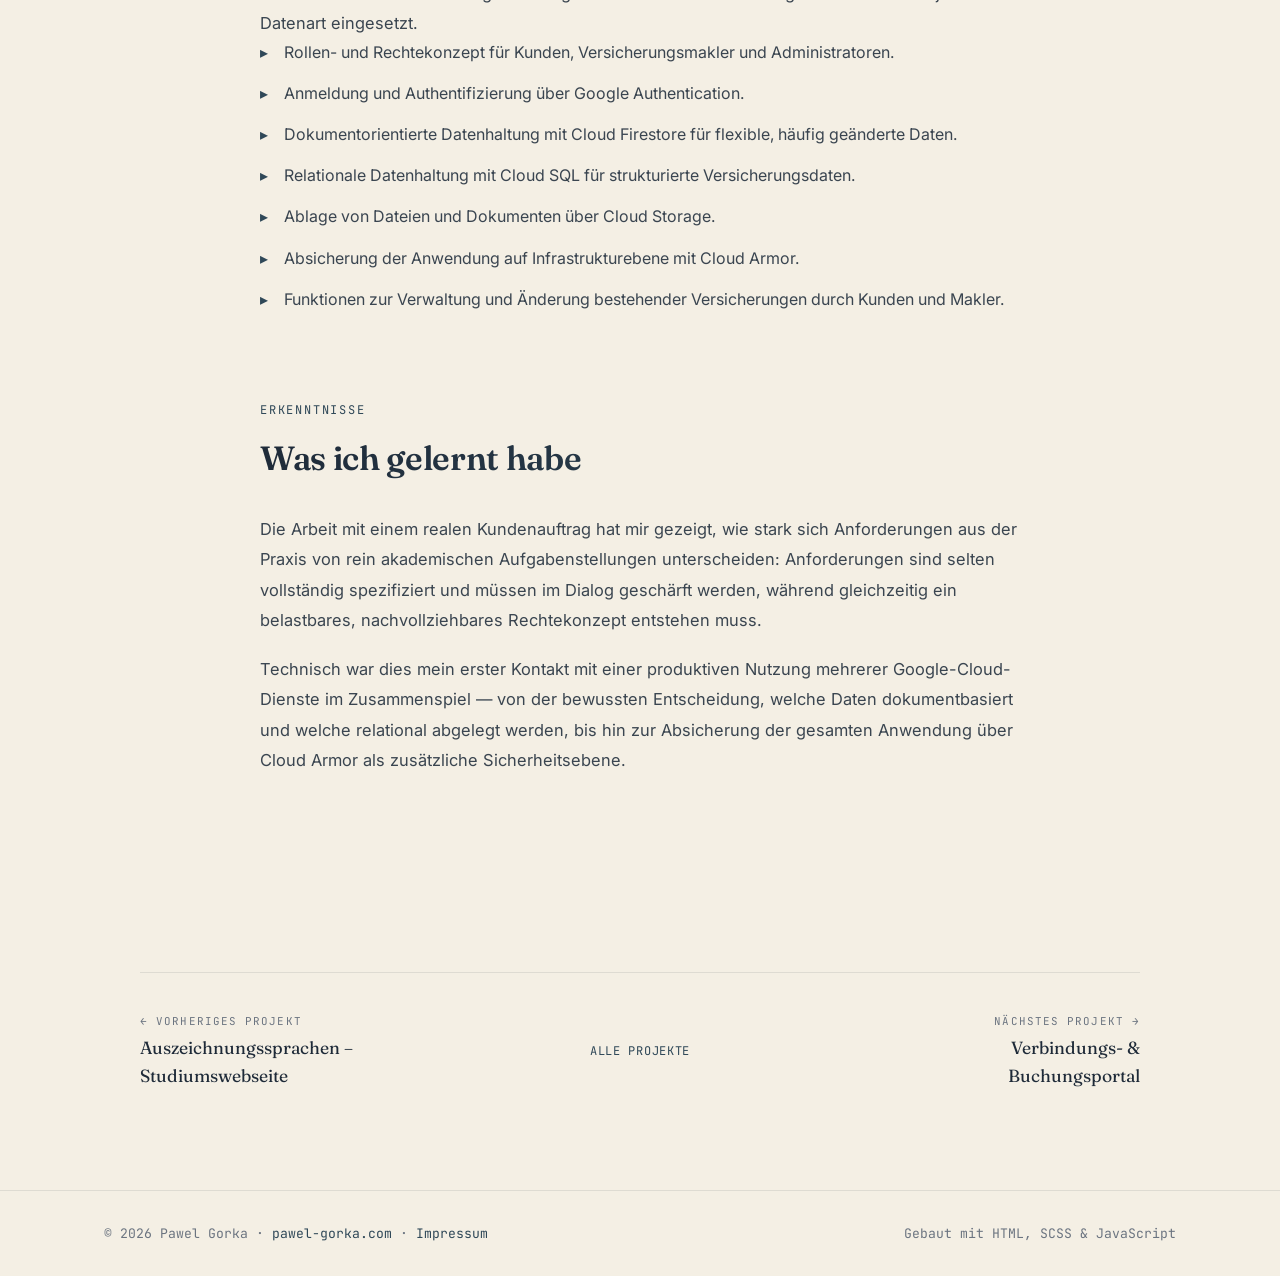
<file: projekte/versicherungsverwaltung.html>
<!DOCTYPE html>
<html lang="de">
<head>
  <meta charset="UTF-8" />
  <meta name="viewport" content="width=device-width, initial-scale=1.0" />
  <meta name="description" content="Versicherungsverwaltung auf Google Cloud – Hochschulprojekt mit realem Kundenauftrag, Rollen- und Rechtekonzept und Cloud-Infrastruktur." />
  <title>Versicherungsverwaltung auf Google Cloud – Pawel Gorka</title>
  <link rel="icon" type="image/webp" href="../Bilder/Favicon.webp" />
  <link rel="preconnect" href="https://fonts.googleapis.com" />
  <link rel="preconnect" href="https://fonts.gstatic.com" crossorigin />
  <link href="https://fonts.googleapis.com/css2?family=Fraunces:ital,wght@0,400;0,500;0,600;1,400&family=Inter:wght@300;400;500;600;700&family=JetBrains+Mono:wght@400;500&display=swap" rel="stylesheet" />
  <link rel="stylesheet" href="../css/style.css" />
</head>
<body>

  <!-- NAV -->
  <nav class="nav" id="nav">
    <div class="nav__bar">
      <a href="../index.html" class="nav__logo">
        <img src="../Bilder/PortfolioLogoWhite.webp" alt="Pawel Gorka" class="nav__logo-img" />
      </a>
      <button class="nav__burger" id="navBurger" aria-label="Menü öffnen">
        <span class="nav__burger-line"></span>
        <span class="nav__burger-line"></span>
      </button>
    </div>

    <div class="nav__overlay" id="navOverlay">
      <div class="nav__overlay-inner">
        <ul class="nav__stagger">
          <li style="--i:0"><a href="../index.html#about">Über mich</a></li>
          <li style="--i:1"><a href="../index.html#experience">Erfahrung</a></li>
          <li style="--i:2"><a href="../index.html#education">Studium</a></li>
          <li style="--i:3"><a href="../index.html#projects">Projekte</a></li>
          <li style="--i:4"><a href="../index.html#skills">Skills</a></li>
          <li style="--i:5"><a href="../impressum.html">Impressum</a></li>
        </ul>
        <div class="nav__social" style="--i:6">
          <a href="mailto:info@pawel-gorka.com">
            <svg width="18" height="18" viewBox="0 0 24 24" fill="none" stroke="currentColor" stroke-width="2"><path d="M4 4h16c1.1 0 2 .9 2 2v12c0 1.1-.9 2-2 2H4c-1.1 0-2-.9-2-2V6c0-1.1.9-2 2-2z"/><polyline points="22,6 12,13 2,6"/></svg>
            info@pawel-gorka.com
          </a>
          <a href="https://github.com/Gorek21" target="_blank" rel="noopener">
            <svg width="18" height="18" viewBox="0 0 24 24" fill="currentColor"><path d="M12 0C5.37 0 0 5.37 0 12c0 5.31 3.435 9.795 8.205 11.385.6.105.825-.255.825-.57 0-.285-.015-1.23-.015-2.235-3.015.555-3.795-.735-4.035-1.41-.135-.345-.72-1.41-1.23-1.695-.42-.225-1.02-.78-.015-.795.945-.015 1.62.87 1.845 1.23 1.08 1.815 2.805 1.305 3.495.99.105-.78.42-1.305.765-1.605-2.67-.3-5.46-1.335-5.46-5.925 0-1.305.465-2.385 1.23-3.225-.12-.3-.54-1.53.12-3.18 0 0 1.005-.315 3.3 1.23.96-.27 1.98-.405 3-.405s2.04.135 3 .405c2.295-1.56 3.3-1.23 3.3-1.23.66 1.65.24 2.88.12 3.18.765.84 1.23 1.905 1.23 3.225 0 4.605-2.805 5.625-5.475 5.925.435.375.81 1.095.81 2.22 0 1.605-.015 2.895-.015 3.3 0 .315.225.69.825.57A12.02 12.02 0 0 0 24 12c0-6.63-5.37-12-12-12z"/></svg>
            GitHub
          </a>
          <a href="https://www.linkedin.com/in/pawel-gorka-241a22343/" target="_blank" rel="noopener">
            <svg width="18" height="18" viewBox="0 0 24 24" fill="currentColor"><path d="M20.447 20.452h-3.554v-5.569c0-1.328-.027-3.037-1.852-3.037-1.853 0-2.136 1.445-2.136 2.939v5.667H9.351V9h3.414v1.561h.046c.477-.9 1.637-1.85 3.37-1.85 3.601 0 4.267 2.37 4.267 5.455v6.286zM5.337 7.433a2.062 2.062 0 0 1-2.063-2.065 2.064 2.064 0 1 1 2.063 2.065zm1.782 13.019H3.555V9h3.564v11.452zM22.225 0H1.771C.792 0 0 .774 0 1.729v20.542C0 23.227.792 24 1.771 24h20.451C23.2 24 24 23.227 24 22.271V1.729C24 .774 23.2 0 22.222 0h.003z"/></svg>
            LinkedIn
          </a>
          <a href="https://www.youtube.com/@GorekShorts" target="_blank" rel="noopener">
            <svg width="18" height="18" viewBox="0 0 24 24" fill="currentColor"><path d="M23.498 6.186a3.016 3.016 0 0 0-2.122-2.136C19.505 3.545 12 3.545 12 3.545s-7.505 0-9.377.505A3.017 3.017 0 0 0 .502 6.186C0 8.07 0 12 0 12s0 3.93.502 5.814a3.016 3.016 0 0 0 2.122 2.136c1.871.505 9.376.505 9.376.505s7.505 0 9.377-.505a3.015 3.015 0 0 0 2.122-2.136C24 15.93 24 12 24 12s0-3.93-.502-5.814zM9.545 15.568V8.432L15.818 12l-6.273 3.568z"/></svg>
            YouTube
          </a>
        </div>
      </div>
    </div>
  </nav>

  <!-- PROJECT HERO -->
  <section class="project-hero">
    <div class="container">
      <a href="../index.html#projects" class="project-hero__back">
        <svg width="16" height="16" viewBox="0 0 24 24" fill="none" stroke="currentColor" stroke-width="2" stroke-linecap="round"><polyline points="15 18 9 12 15 6"/></svg>
        Alle Projekte
      </a>
      <span class="section__label">Featured — Hochschulprojekt mit realem Kunden</span>
      <h1 class="project-hero__title">Versicherungsverwaltung auf Google Cloud</h1>
      <p class="project-hero__tagline">Eine cloudbasierte Software zur Verwaltung von Versicherungen, entwickelt nach den Anforderungen eines realen Kunden der Produktionsservice Gerd Stroucken GmbH — mit Rollen für Kunden, Versicherungsmakler und Administratoren.</p>

      <div class="project-hero__meta">
        <div class="project-hero__meta-item">
          <span class="project-hero__meta-label">Kontext</span>
          <span class="project-hero__meta-value">Hochschulprojekt mit realem Kundenauftrag</span>
        </div>
        <div class="project-hero__meta-item">
          <span class="project-hero__meta-label">Rolle</span>
          <span class="project-hero__meta-value">Konzeption &amp; Entwicklung</span>
        </div>
        <div class="project-hero__meta-item">
          <span class="project-hero__meta-label">Fokus</span>
          <span class="project-hero__meta-value">Cloud-Architektur, Rollenmodell, Sicherheit</span>
        </div>
      </div>

      <div class="tech-tags">
        <span>Java</span><span>Google Cloud Platform</span><span>Cloud Firestore</span><span>Cloud SQL</span><span>Cloud Storage</span><span>Cloud Armor</span><span>Google Authentication</span>
      </div>
    </div>
  </section>

  <!-- DETAIL -->
  <section class="section">
    <div class="container project-detail">

      <div class="project-detail__block reveal">
        <span class="section__label">Ausgangslage</span>
        <h2 class="section__title">Die Aufgabe</h2>
        <div class="project-detail__prose">
          <p>Anders als bei rein akademischen Übungsaufgaben basierte dieses Hochschulprojekt auf den tatsächlichen Anforderungen eines realen Kunden der Produktionsservice Gerd Stroucken GmbH. Ziel war eine Software zur Verwaltung von Versicherungen, die drei unterschiedliche Nutzerrollen bedient: Kunden, die ihre eigenen Versicherungen einsehen und verwalten, Versicherungsmakler, die Kundenverträge betreuen, und Administratoren mit übergreifenden Rechten.</p>
          <p>Die Anmeldung sollte über Google Authentication erfolgen, die Datenhaltung und Infrastruktur vollständig auf der Google Cloud Platform aufgebaut werden — inklusive einer expliziten Sicherheitsanforderung über Cloud Armor.</p>
        </div>
      </div>

      <div class="project-detail__block reveal">
        <span class="section__label">Umsetzung</span>
        <h2 class="section__title">Was ich gebaut habe</h2>
        <div class="project-detail__prose">
          <p>Die Anwendung nutzt ein rollenbasiertes Rechtekonzept, sodass Kunden, Makler und Administratoren jeweils nur auf die für sie vorgesehenen Funktionen und Daten zugreifen können. Für die Datenhaltung wurden gezielt unterschiedliche Google-Cloud-Dienste je nach Datenart eingesetzt.</p>
        </div>
        <ul class="project-detail__list">
          <li>Rollen- und Rechtekonzept für Kunden, Versicherungsmakler und Administratoren.</li>
          <li>Anmeldung und Authentifizierung über Google Authentication.</li>
          <li>Dokumentorientierte Datenhaltung mit Cloud Firestore für flexible, häufig geänderte Daten.</li>
          <li>Relationale Datenhaltung mit Cloud SQL für strukturierte Versicherungsdaten.</li>
          <li>Ablage von Dateien und Dokumenten über Cloud Storage.</li>
          <li>Absicherung der Anwendung auf Infrastrukturebene mit Cloud Armor.</li>
          <li>Funktionen zur Verwaltung und Änderung bestehender Versicherungen durch Kunden und Makler.</li>
        </ul>
      </div>

      <div class="project-detail__block reveal">
        <span class="section__label">Erkenntnisse</span>
        <h2 class="section__title">Was ich gelernt habe</h2>
        <div class="project-detail__prose">
          <p>Die Arbeit mit einem realen Kundenauftrag hat mir gezeigt, wie stark sich Anforderungen aus der Praxis von rein akademischen Aufgabenstellungen unterscheiden: Anforderungen sind selten vollständig spezifiziert und müssen im Dialog geschärft werden, während gleichzeitig ein belastbares, nachvollziehbares Rechtekonzept entstehen muss.</p>
          <p>Technisch war dies mein erster Kontakt mit einer produktiven Nutzung mehrerer Google-Cloud-Dienste im Zusammenspiel — von der bewussten Entscheidung, welche Daten dokumentbasiert und welche relational abgelegt werden, bis hin zur Absicherung der gesamten Anwendung über Cloud Armor als zusätzliche Sicherheitsebene.</p>
        </div>
      </div>

    </div>
  </section>

  <!-- PROJECT NAV -->
  <div class="container">
    <nav class="project-nav">
      <a href="auszeichnungssprachen.html" class="project-nav__link">
        <span class="project-nav__dir">← Vorheriges Projekt</span>
        <span class="project-nav__title">Auszeichnungssprachen – Studiumswebseite</span>
      </a>
      <a href="../index.html#projects" class="project-nav__all">Alle Projekte</a>
      <a href="webanwendungen.html" class="project-nav__link project-nav__link--next">
        <span class="project-nav__dir">Nächstes Projekt →</span>
        <span class="project-nav__title">Verbindungs- &amp; Buchungsportal</span>
      </a>
    </nav>
  </div>

  <!-- FOOTER -->
  <footer class="footer">
    <div class="container">
      <p class="footer__copy">© 2026 Pawel Gorka · <a href="https://pawel-gorka.com">pawel-gorka.com</a> · <a href="../impressum.html">Impressum</a></p>
      <p class="footer__made">Gebaut mit HTML, SCSS &amp; JavaScript</p>
    </div>
  </footer>

  <script src="../js/main.js"></script>
</body>
</html>
</file>
<file: css/style.css>
@charset "UTF-8";
*, *::before, *::after {
  box-sizing: border-box;
  margin: 0;
  padding: 0;
}

html {
  scroll-behavior: smooth;
  font-size: 16px;
}

body {
  font-family: "Inter", sans-serif;
  background: #F4EFE4;
  color: #3A4550;
  line-height: 1.6;
  overflow-x: hidden;
  -webkit-font-smoothing: antialiased;
}

a {
  color: inherit;
  text-decoration: none;
}

ul {
  list-style: none;
}

img {
  max-width: 100%;
  display: block;
  user-select: none;
  -webkit-user-drag: none;
}

@media print {
  body > *:not(footer) {
    display: none !important;
  }
  footer::after {
    content: "© Pawel Gorka – pawel-gorka.com – Alle Inhalte urheberrechtlich geschützt.";
    display: block;
  }
}
.container {
  max-width: 1120px;
  margin: 0 auto;
  padding: 0 24px;
}

.section {
  padding: 100px 0;
  scroll-margin-top: 120px;
}
.section--dark {
  background: #EAE1CC;
}

.section__label {
  font-family: "JetBrains Mono", monospace;
  font-size: 0.75rem;
  color: #2F4858;
  letter-spacing: 0.15em;
  text-transform: uppercase;
  display: block;
  margin-bottom: 12px;
}

.section__title {
  font-family: "Fraunces", serif;
  font-size: clamp(2.2rem, 4vw, 3.2rem);
  font-weight: 600;
  letter-spacing: -0.01em;
  margin-bottom: 60px;
  background: linear-gradient(135deg, #1E2A38 0%, #2F4858 100%);
  -webkit-background-clip: text;
  -webkit-text-fill-color: transparent;
  background-clip: text;
}

.btn {
  display: inline-flex;
  align-items: center;
  gap: 8px;
  padding: 14px 28px;
  border-radius: 8px;
  font-size: 0.9rem;
  font-weight: 600;
  cursor: pointer;
  transition: all 0.3s cubic-bezier(0.4, 0, 0.2, 1);
  border: none;
  font-family: "Inter", sans-serif;
}
.btn--primary {
  background: linear-gradient(135deg, #2F4858, rgb(43.6852146264%, 48.9803921569%, 54.2755696873%));
  color: #ffffff;
}
.btn--primary:hover {
  transform: translateY(-2px);
  box-shadow: 0 8px 30px rgba(47, 72, 88, 0.4);
}
.btn--ghost {
  background: transparent;
  color: #3A4550;
  border: 1px solid rgba(30, 42, 56, 0.1);
}
.btn--ghost:hover {
  border-color: #2F4858;
  color: #2F4858;
  transform: translateY(-2px);
}
.btn--sm {
  padding: 8px 18px;
  font-size: 0.8rem;
}
.btn--full {
  width: 100%;
  justify-content: center;
}

.nav {
  position: fixed;
  top: 0;
  left: 0;
  right: 0;
  z-index: 1000;
}
.nav__bar {
  position: relative;
  z-index: 1001;
  display: flex;
  align-items: center;
  justify-content: space-between;
  padding: 28px 40px;
  transition: background 0.4s ease, border-color 0.4s ease;
  border-bottom: 1px solid transparent;
}
.nav.scrolled .nav__bar {
  background: rgba(30, 42, 56, 0.9);
  backdrop-filter: blur(18px);
  border-bottom-color: rgba(255, 255, 255, 0.08);
}
.nav__logo {
  display: flex;
  align-items: center;
  transition: opacity 0.3s ease;
  position: relative;
  z-index: 1002;
}
.nav__logo:hover {
  opacity: 0.7;
}
.nav__logo-img {
  height: 80px;
  width: auto;
  display: block;
}
.nav__burger {
  position: relative;
  z-index: 1002;
  width: 44px;
  height: 44px;
  display: flex;
  flex-direction: column;
  justify-content: center;
  align-items: flex-end;
  gap: 8px;
  background: none;
  border: none;
  cursor: pointer;
  padding: 6px;
}
.nav__burger-line {
  display: block;
  height: 2px;
  background: #ffffff;
  border-radius: 2px;
  transform-origin: center;
  transition: width 0.4s cubic-bezier(0.23, 1, 0.32, 1), transform 0.4s cubic-bezier(0.23, 1, 0.32, 1), opacity 0.3s ease;
}
.nav__burger-line:nth-child(1) {
  width: 28px;
}
.nav__burger-line:nth-child(2) {
  width: 18px;
}
.nav__burger.active .nav__burger-line:nth-child(1) {
  width: 28px;
  transform: rotate(45deg) translate(5px, 5px);
}
.nav__burger.active .nav__burger-line:nth-child(2) {
  width: 28px;
  transform: rotate(-45deg) translate(5px, -5px);
}
.nav__overlay {
  position: fixed;
  inset: 0;
  background: rgba(30, 42, 56, 0.97);
  backdrop-filter: blur(14px);
  display: flex;
  align-items: center;
  z-index: 999;
  pointer-events: none;
  opacity: 0;
  transition: opacity 0.5s cubic-bezier(0.23, 1, 0.32, 1);
}
.nav__overlay.open {
  opacity: 1;
  pointer-events: auto;
}
.nav__overlay-inner {
  padding: 120px 10vw 80px;
  display: flex;
  flex-direction: column;
  justify-content: center;
  height: 100%;
  width: 100%;
}
.nav__stagger {
  display: flex;
  flex-direction: column;
  gap: 0;
  margin-bottom: 60px;
}
.nav__stagger li {
  overflow: hidden;
}
.nav__stagger a {
  display: block;
  font-family: "Fraunces", serif;
  font-size: clamp(2.8rem, 6vw, 5.5rem);
  font-weight: 500;
  color: rgba(255, 255, 255, 0.88);
  letter-spacing: -0.02em;
  line-height: 1.2;
  padding: 4px 0;
  padding-left: 0;
  transform: translateY(110%);
  opacity: 0;
  transition: transform 0.7s cubic-bezier(0.23, 1, 0.32, 1) calc(var(--i) * 75ms), opacity 0.7s ease calc(var(--i) * 75ms), color 0.25s ease 0ms, padding-left 0.35s cubic-bezier(0.23, 1, 0.32, 1) 0ms;
}
.nav__stagger a:hover {
  color: #ADB5BD;
  padding-left: 24px;
}
.nav__overlay.open .nav__stagger a {
  transform: translateY(0);
  opacity: 1;
}
.nav__social {
  display: flex;
  gap: 36px;
  align-items: center;
  opacity: 0;
  transform: translateY(20px);
  transition: opacity 0.6s ease calc(var(--i) * 75ms), transform 0.6s cubic-bezier(0.23, 1, 0.32, 1) calc(var(--i) * 75ms);
}
.nav__social a {
  font-family: "JetBrains Mono", monospace;
  font-size: 0.78rem;
  font-weight: 500;
  color: rgba(255, 255, 255, 0.55);
  letter-spacing: 0.08em;
  text-transform: uppercase;
  display: flex;
  align-items: center;
  gap: 8px;
  transition: color 0.25s ease;
}
.nav__social a svg {
  transition: opacity 0.25s ease;
  opacity: 0.6;
}
.nav__social a:hover {
  color: #ffffff;
}
.nav__social a:hover svg {
  opacity: 1;
}
.nav__overlay.open .nav__social {
  opacity: 1;
  transform: translateY(0);
}
@media (max-width: 600px) {
  .nav__bar {
    padding: 20px 24px;
  }
  .nav__overlay-inner {
    padding: 100px 6vw 60px;
  }
  .nav__stagger a {
    font-size: clamp(2.2rem, 10vw, 3rem);
  }
  .nav__social {
    gap: 20px;
    flex-wrap: wrap;
  }
}

.hero-wrap {
  height: 270vh;
  position: relative;
}

.hero-stage {
  position: sticky;
  top: 0;
  height: 100vh;
  background: #F4EFE4;
  display: flex;
  align-items: center;
  justify-content: center;
  overflow: hidden;
}
.hero-stage::after {
  content: "";
  position: absolute;
  bottom: 0;
  left: 0;
  right: 0;
  height: 180px;
  background: linear-gradient(to bottom, transparent 0%, rgba(244, 239, 228, 0.5) 45%, rgba(244, 239, 228, 0.88) 75%, #F4EFE4 100%);
  pointer-events: none;
  z-index: 50;
}

.hero-glow-wrap {
  position: relative;
  flex-shrink: 0;
  width: 80vw;
  height: 70vh;
  border-radius: 30px;
  padding: 1.5px;
  background: radial-gradient(500px circle at var(--glow-x, 50%) var(--glow-y, 50%), rgba(173, 181, 189, calc(var(--glow-intensity, 0) * var(--glow-expand-opacity, 1) * 0.95)) 0%, rgba(47, 72, 88, calc(var(--glow-intensity, 0) * var(--glow-expand-opacity, 1) * 0.65)) 35%, transparent 70%);
}

.hero-box {
  position: relative;
  z-index: 1;
  width: 100%;
  height: 100%;
  border-radius: 26px;
  overflow: hidden;
  border: none;
  /* border-radius driven by JS */
}

.hero-photo {
  position: absolute;
  inset: 0;
  background-size: cover;
  background-position: center 55%;
  background-repeat: no-repeat;
  z-index: 1;
  will-change: opacity, transform, filter;
  transform-origin: center center;
}
.hero-photo:not(.hero-photo--2) {
  background-image: url("../Bilder/100002436.webp");
}
.hero-photo--2 {
  background-image: url("../Bilder/100002437.webp");
  background-position: center 45%;
  opacity: 0;
  z-index: 2;
}

.hero-overlay {
  position: absolute;
  inset: 0;
  z-index: 3;
  background: linear-gradient(to bottom, rgba(0, 0, 0, 0.52) 0%, rgba(0, 0, 0, 0.38) 50%, rgba(0, 0, 0, 0.6) 100%);
  /* opacity animiert via JS (welcome ↔ main) */
}

.hero-welcome {
  position: absolute;
  inset: 0;
  display: flex;
  flex-direction: column;
  align-items: center;
  justify-content: center;
  z-index: 4;
  /* opacity animated by JS */
}
.hero-welcome__label {
  font-family: "JetBrains Mono", monospace;
  font-size: 0.65rem;
  color: rgba(255, 255, 255, 0.5);
  letter-spacing: 0.14em;
  text-transform: uppercase;
  margin-bottom: 14px;
  text-shadow: 0 1px 4px rgba(0, 0, 0, 0.6);
}
.hero-welcome__word {
  font-size: 7rem;
  font-weight: 700;
  color: #ffffff;
  letter-spacing: -0.03em;
  display: flex;
  align-items: baseline;
  gap: 2px;
  text-shadow: 0 2px 12px rgba(0, 0, 0, 0.5);
}
.hero-welcome__cur {
  color: #2F4858;
  animation: blink 1s step-end infinite;
  font-weight: 300;
  margin-left: 1px;
}
.hero-welcome__scroll {
  position: absolute;
  bottom: 18px;
  display: flex;
  flex-direction: column;
  align-items: center;
  gap: 6px;
  color: rgba(255, 255, 255, 0.4);
  font-size: 0.58rem;
  letter-spacing: 0.14em;
  text-transform: uppercase;
  font-family: "JetBrains Mono", monospace;
}
.hero-welcome__scroll-line {
  width: 1px;
  height: 28px;
  background: linear-gradient(rgba(47, 72, 88, 0.8), transparent);
  animation: scrollLine 2s ease-in-out infinite;
}

.hero-main {
  position: absolute;
  inset: 0;
  display: flex;
  flex-direction: column;
  align-items: center;
  justify-content: center;
  text-align: center;
  padding: 0 clamp(20px, 5vw, 80px);
  z-index: 4;
  opacity: 0;
  pointer-events: none;
  /* opacity + pointer-events animated by JS */
}

.hero__greeting {
  font-family: "JetBrains Mono", monospace;
  font-size: 1rem;
  color: #2F4858;
  margin-bottom: 16px;
  letter-spacing: 0.1em;
}

.hero__name {
  font-family: "Fraunces", serif;
  font-size: clamp(3rem, 8vw, 6rem);
  font-weight: 500;
  line-height: 1.05;
  letter-spacing: -0.02em;
  color: #ffffff;
  margin-bottom: 28px;
}
.hero__name-dot {
  color: #2F4858;
}

.hero__tagline {
  font-size: clamp(1rem, 2.2vw, 1.35rem);
  color: #6B7480;
  line-height: 1.75;
  max-width: 620px;
  margin-bottom: 44px;
}

.hero__actions {
  display: flex;
  gap: 16px;
  justify-content: center;
  flex-wrap: wrap;
}

@keyframes blink {
  0%, 100% {
    opacity: 1;
  }
  50% {
    opacity: 0;
  }
}
@keyframes scrollLine {
  0% {
    opacity: 1;
    transform: scaleY(1) translateY(0);
  }
  100% {
    opacity: 0;
    transform: scaleY(0.5) translateY(12px);
  }
}
@keyframes htlYrPing {
  0% {
    transform: translate(-50%, 50%) scale(0.5);
    opacity: 0.8;
    box-shadow: 0 0 0 0 rgba(47, 72, 88, 0.5);
  }
  100% {
    transform: translate(-50%, 50%) scale(3.4);
    opacity: 0;
    box-shadow: 0 0 0 10px rgba(47, 72, 88, 0);
  }
}
@keyframes htlCardSweep {
  from {
    left: -60%;
  }
  to {
    left: 130%;
  }
}
.about__main {
  display: grid;
  grid-template-columns: 360px 1fr;
  gap: 80px;
  align-items: start;
}
@media (max-width: 960px) {
  .about__main {
    grid-template-columns: 1fr;
    gap: 48px;
  }
}
.about__portrait-col {
  display: flex;
  flex-direction: column;
}
@media (max-width: 960px) {
  .about__portrait-col {
    max-width: 340px;
    margin: 0 auto;
  }
}
.about__portrait-wrap {
  position: relative;
  display: flex;
  justify-content: center;
}
.about__divider {
  width: 100%;
  height: 1px;
  background: linear-gradient(to right, transparent, rgba(30, 42, 56, 0.1), transparent);
  margin: 0 0 24px 0;
  flex-shrink: 0;
}
.about__portrait-glow {
  position: absolute;
  inset: 10% 5%;
  background: radial-gradient(ellipse at 50% 70%, rgba(47, 72, 88, 0.28) 0%, transparent 70%);
  filter: blur(40px);
  z-index: 0;
}
.about__portrait {
  position: relative;
  z-index: 1;
  width: 100%;
  height: auto;
  filter: drop-shadow(0 24px 48px rgba(0, 0, 0, 0.55));
}
.about__content {
  display: flex;
  flex-direction: column;
  gap: 36px;
  padding-top: 8px;
}
.about__text p {
  color: #6B7480;
  margin-bottom: 16px;
  font-size: 1.05rem;
  line-height: 1.8;
}
.about__text p strong {
  color: #3A4550;
}
.about__text p:last-child {
  margin-bottom: 0;
}
.about__interests {
  display: flex;
  flex-direction: column;
  gap: 18px;
}
.about__interests-group {
  display: flex;
  flex-direction: column;
  gap: 10px;
}
.about__interests-label {
  font-family: "JetBrains Mono", monospace;
  font-size: 0.72rem;
  color: #2F4858;
  letter-spacing: 0.12em;
  text-transform: uppercase;
}
.about__chips {
  display: flex;
  flex-wrap: wrap;
  gap: 8px;
}
.about__chip {
  display: inline-block;
  padding: 6px 14px;
  border: 1px solid rgba(30, 42, 56, 0.1);
  border-radius: 100px;
  font-size: 0.83rem;
  color: #6B7480;
  background: rgba(251, 248, 239, 0.6);
}
.about__chip--hobby {
  border-color: rgba(47, 72, 88, 0.25);
  color: #2F4858;
  background: rgba(47, 72, 88, 0.07);
}
.about__stats {
  display: flex;
  gap: 40px;
  flex-wrap: wrap;
  padding-top: 28px;
  border-top: 1px solid rgba(30, 42, 56, 0.1);
}
.about__stat {
  display: flex;
  flex-direction: column;
  gap: 4px;
}
.about__stat-num {
  font-family: "Fraunces", serif;
  font-size: 2.4rem;
  font-weight: 600;
  background: linear-gradient(135deg, #1E2A38, #2F4858);
  -webkit-background-clip: text;
  -webkit-text-fill-color: transparent;
  background-clip: text;
}
.about__stat-num::after {
  content: "+";
}
.about__stat-label {
  font-size: 0.78rem;
  color: #6B7480;
  font-family: "JetBrains Mono", monospace;
}

.gallery__intro {
  font-size: 1.05rem;
  color: #6B7480;
  line-height: 1.75;
  max-width: 580px;
  margin-top: -36px;
  margin-bottom: 48px;
}
.gallery__wall {
  display: grid;
  grid-template-columns: repeat(4, 1fr);
  grid-auto-rows: calc(25vw - 3px);
  gap: 4px;
  grid-auto-flow: dense;
}
@media (max-width: 900px) {
  .gallery__wall {
    grid-template-columns: repeat(3, 1fr);
    grid-auto-rows: calc(33.33vw - 3px);
  }
}
@media (max-width: 600px) {
  .gallery__wall {
    grid-template-columns: repeat(2, 1fr);
    grid-auto-rows: calc(50vw - 2px);
  }
}
.gallery__wall-item {
  overflow: hidden;
  cursor: pointer;
  background: #FBF8EF;
}
.gallery__wall-item img {
  width: 100%;
  height: 100%;
  object-fit: cover;
  display: block;
  pointer-events: none;
  transition: opacity 0.3s ease, transform 0.5s cubic-bezier(0.23, 1, 0.32, 1);
}
.gallery__wall-item:hover img {
  opacity: 0.82;
  transform: scale(1.03);
}
.gallery__wall-item--tall {
  grid-row: span 2;
}
.gallery__wall-item--large {
  grid-column: span 2;
  grid-row: span 2;
}
.gallery__wall-item--wide {
  grid-column: span 2;
}
.gallery__lightbox {
  position: fixed;
  inset: 0;
  z-index: 9000;
  display: flex;
  align-items: center;
  justify-content: center;
  opacity: 0;
  pointer-events: none;
  transition: opacity 0.35s ease;
}
.gallery__lightbox.open {
  opacity: 1;
  pointer-events: auto;
}
.gallery__lb-backdrop {
  position: absolute;
  inset: 0;
  background: rgba(0, 0, 0, 0.88);
  backdrop-filter: blur(10px);
  cursor: zoom-out;
}
.gallery__lb-img {
  position: relative;
  z-index: 1;
  max-width: 90vw;
  max-height: 88vh;
  object-fit: contain;
  border-radius: 16px;
  box-shadow: 0 40px 80px rgba(0, 0, 0, 0.7);
  transform: scale(0.9);
  transition: transform 0.4s cubic-bezier(0.23, 1, 0.32, 1);
}
.gallery__lightbox.open .gallery__lb-img {
  transform: scale(1);
}
.gallery__lb-close {
  position: absolute;
  top: 24px;
  right: 28px;
  z-index: 2;
  width: 44px;
  height: 44px;
  background: rgba(255, 255, 255, 0.1);
  border: 1px solid rgba(255, 255, 255, 0.18);
  border-radius: 50%;
  cursor: pointer;
  display: flex;
  align-items: center;
  justify-content: center;
  color: #ffffff;
  transition: background 0.25s ease, transform 0.25s ease;
}
.gallery__lb-close:hover {
  background: rgba(255, 255, 255, 0.22);
  transform: scale(1.08);
}

.experience {
  background: #EAE1CC;
  position: relative;
}
.experience__sticky {
  position: sticky;
  top: 0;
  height: 100vh;
  display: flex;
  align-items: center;
  overflow: hidden;
}
.experience__title {
  margin-bottom: 20px !important;
}

.htl {
  width: 100%;
  perspective: 1600px;
}
.htl__wrapper {
  position: relative;
  margin-bottom: 20px;
  display: flex;
  flex-direction: column;
  gap: 6px;
  transform-style: preserve-3d;
  transition: transform 0.4s cubic-bezier(0.22, 1, 0.36, 1);
  transform: rotateX(calc(var(--htl-tilt-y, 0) * -2.5deg)) rotateY(calc(var(--htl-tilt-x, 0) * 2.5deg));
}
.htl__needle {
  position: absolute;
  top: 0;
  bottom: 0;
  width: 1.5px;
  background: linear-gradient(180deg, transparent 2%, #2F4858 18%, rgba(47, 72, 88, 0.5) 100%);
  pointer-events: none;
  z-index: 10;
  transform: translateX(-50%);
  transition: left 0.08s linear;
}
.htl__needle::after {
  content: "";
  position: absolute;
  top: 34px;
  left: 50%;
  transform: translateX(-50%);
  width: 10px;
  height: 10px;
  border-radius: 50%;
  background: #2F4858;
  box-shadow: 0 0 0 3px rgba(47, 72, 88, 0.25), 0 0 14px rgba(47, 72, 88, 0.55);
}
.htl__needle-echo {
  position: absolute;
  top: 0;
  bottom: 0;
  width: 1.5px;
  pointer-events: none;
  z-index: 9;
  transform: translateX(-50%);
  background: linear-gradient(180deg, transparent 2%, rgba(47, 72, 88, 0.4) 18%, transparent 100%);
  filter: blur(1px);
}
.htl__needle-echo--1 {
  transition: left 0.34s cubic-bezier(0.22, 1, 0.36, 1);
  opacity: 0.5;
}
.htl__needle-echo--2 {
  transition: left 0.6s cubic-bezier(0.22, 1, 0.36, 1);
  opacity: 0.25;
}
.htl__row {
  display: flex;
  align-items: center;
  height: 38px;
  cursor: pointer;
}
.htl__row--axis {
  height: 40px;
  cursor: default;
}
.htl__row:not(.htl__row--axis):hover .htl__bar, .htl__row:not(.htl__row--axis).is-active .htl__bar {
  box-shadow: 0 0 22px rgba(47, 72, 88, 0.3);
}
.htl__row:not(.htl__row--axis):hover .htl__cell--label, .htl__row:not(.htl__row--axis).is-active .htl__cell--label {
  color: #1E2A38;
}
.htl__cell--label {
  width: 148px;
  flex-shrink: 0;
  font-size: 0.72rem;
  font-family: "JetBrains Mono", monospace;
  color: rgba(30, 42, 56, 0.35);
  text-align: right;
  padding-right: 14px;
  transition: color 0.3s cubic-bezier(0.4, 0, 0.2, 1);
  white-space: nowrap;
  overflow: hidden;
  text-overflow: ellipsis;
}
.htl__cell--track {
  flex: 1;
  position: relative;
  height: 100%;
}
.htl__axis-line {
  position: absolute;
  bottom: 0;
  left: 0;
  right: 0;
  height: 1px;
  background: rgba(30, 42, 56, 0.1);
}
.htl__yr {
  position: absolute;
  bottom: 8px;
  font-size: 0.6rem;
  font-family: "JetBrains Mono", monospace;
  color: rgba(30, 42, 56, 0.4);
  transform: translateX(-50%);
  white-space: nowrap;
  pointer-events: none;
}
.htl__yr::after {
  content: "";
  position: absolute;
  bottom: -8px;
  left: 50%;
  transform: translateX(-50%);
  width: 1px;
  height: 5px;
  background: rgba(30, 42, 56, 0.1);
}
.htl__yr--now {
  color: rgba(47, 72, 88, 0.7);
}
.htl__yr--now::after {
  background: rgba(47, 72, 88, 0.4);
}
.htl__yr-ping {
  position: absolute;
  bottom: -8px;
  left: 50%;
  width: 5px;
  height: 5px;
  border-radius: 50%;
  background: #2F4858;
  transform: translate(-50%, 50%) scale(0);
  opacity: 0;
  pointer-events: none;
}
.htl__yr-ping.is-ping {
  animation: htlYrPing 0.7s ease-out;
}
.htl__bar {
  position: absolute;
  top: 50%;
  transform: translateY(-50%);
  height: 12px;
  border-radius: 6px;
  overflow: hidden;
  background: rgba(30, 42, 56, 0.08);
  transition: box-shadow 0.3s cubic-bezier(0.4, 0, 0.2, 1);
  cursor: pointer;
}
.htl__bar-fill {
  position: absolute;
  inset: 0;
  border-radius: inherit;
  transform-origin: left center;
  transform: scaleX(var(--fill, 0));
  background: linear-gradient(90deg, rgba(47, 72, 88, 0.85), #2F4858);
  transition: transform 0.05s linear;
  will-change: transform;
}
.htl__bar-fill::after {
  content: "";
  position: absolute;
  top: 50%;
  right: 0;
  width: 14px;
  height: 14px;
  transform: translate(50%, -50%);
  border-radius: 50%;
  background: radial-gradient(circle, rgba(173, 181, 189, 0.9), transparent 70%);
  opacity: 0;
  transition: opacity 0.25s ease;
}
.htl__bar.is-drawing .htl__bar-fill::after {
  opacity: 1;
}
.htl__cards {
  display: grid;
  grid-template-columns: repeat(2, 1fr);
  gap: 10px;
}
@media (max-width: 680px) {
  .htl__cards {
    grid-template-columns: 1fr;
  }
}
.htl__card {
  position: relative;
  overflow: hidden;
  background: rgba(251, 248, 239, 0.7);
  border: 1px solid rgba(30, 42, 56, 0.1);
  border-radius: 16px;
  padding: 14px 18px;
  cursor: pointer;
  transition: border-color 0.3s cubic-bezier(0.4, 0, 0.2, 1), box-shadow 0.3s cubic-bezier(0.4, 0, 0.2, 1), transform 0.3s cubic-bezier(0.4, 0, 0.2, 1);
}
.htl__card.is-active {
  border-color: #2F4858;
  box-shadow: 0 0 0 1px rgba(47, 72, 88, 0.5), 0 0 24px rgba(47, 72, 88, 0.14);
  transform: translateY(-3px);
}
.htl__card.is-active::before {
  content: "";
  position: absolute;
  top: 0;
  left: -60%;
  width: 40%;
  height: 100%;
  background: linear-gradient(120deg, transparent, rgba(255, 255, 255, 0.55), transparent);
  animation: htlCardSweep 0.9s ease-out;
  pointer-events: none;
}
.htl__card:hover:not(.is-active) {
  border-color: rgba(47, 72, 88, 0.3);
}
.htl__card-head {
  display: flex;
  justify-content: space-between;
  align-items: flex-start;
  gap: 10px;
  margin-bottom: 8px;
}
.htl__card-head h3 {
  font-size: 0.82rem;
  font-weight: 600;
  color: #1E2A38;
  margin-bottom: 2px;
}
.htl__card-company {
  font-size: 0.7rem;
  font-family: "JetBrains Mono", monospace;
  color: #2F4858;
}
.htl__card-period {
  font-size: 0.65rem;
  font-family: "JetBrains Mono", monospace;
  color: #6B7480;
  white-space: nowrap;
  background: rgba(47, 72, 88, 0.08);
  border: 1px solid rgba(47, 72, 88, 0.15);
  padding: 2px 7px;
  border-radius: 4px;
  flex-shrink: 0;
}
.htl__card-list li {
  font-size: 0.75rem;
  color: #6B7480;
  padding: 2px 0 2px 12px;
  position: relative;
  line-height: 1.5;
}
.htl__card-list li::before {
  content: "▸";
  position: absolute;
  left: 0;
  color: #2F4858;
  font-size: 0.62rem;
}
.htl__card-tags {
  display: flex;
  flex-wrap: wrap;
  gap: 5px;
  margin-top: 8px;
}
.htl__card-tags span {
  font-size: 0.62rem;
  font-family: "JetBrains Mono", monospace;
  color: #2F4858;
  background: rgba(47, 72, 88, 0.07);
  border: 1px solid rgba(47, 72, 88, 0.12);
  padding: 2px 6px;
  border-radius: 3px;
}

.timeline {
  position: relative;
  padding-left: 0;
}
.timeline::before {
  content: "";
  position: absolute;
  left: 50%;
  top: 0;
  bottom: 0;
  width: 1px;
  background: linear-gradient(180deg, #2F4858, transparent);
  transform: translateX(-50%);
}
@media (max-width: 768px) {
  .timeline::before {
    left: 20px;
  }
}
.timeline__item {
  display: grid;
  grid-template-columns: 1fr 40px 1fr;
  gap: 20px;
  margin-bottom: 50px;
  align-items: start;
}
@media (max-width: 768px) {
  .timeline__item {
    grid-template-columns: 40px 1fr;
  }
}
.timeline__item:nth-child(odd) .timeline__card {
  grid-column: 1;
}
@media (max-width: 768px) {
  .timeline__item:nth-child(odd) .timeline__card {
    grid-column: 2;
  }
}
.timeline__item:nth-child(even) .timeline__card {
  grid-column: 3;
}
@media (max-width: 768px) {
  .timeline__item:nth-child(even) .timeline__card {
    grid-column: 2;
  }
}
.timeline__dot {
  width: 14px;
  height: 14px;
  border-radius: 50%;
  background: #2F4858;
  border: 3px solid #EAE1CC;
  box-shadow: 0 0 0 3px rgba(47, 72, 88, 0.3);
  justify-self: center;
  margin-top: 20px;
  grid-column: 2;
  grid-row: 1;
}
@media (max-width: 768px) {
  .timeline__dot {
    grid-column: 1;
  }
}
.timeline__card {
  background: #FBF8EF;
  border: 1px solid rgba(30, 42, 56, 0.1);
  border-radius: 16px;
  padding: 28px;
  transition: all 0.3s cubic-bezier(0.4, 0, 0.2, 1);
}
.timeline__card:hover {
  border-color: rgba(47, 72, 88, 0.3);
  transform: translateY(-2px);
}
.timeline__card {
  grid-row: 1;
}
.timeline__header {
  display: flex;
  justify-content: space-between;
  align-items: flex-start;
  gap: 12px;
  margin-bottom: 16px;
  flex-wrap: wrap;
}
.timeline__title {
  font-size: 1.1rem;
  font-weight: 600;
  color: #ffffff;
  margin-bottom: 4px;
}
.timeline__company {
  font-size: 0.88rem;
  color: #2F4858;
  font-family: "JetBrains Mono", monospace;
}
.timeline__period {
  font-size: 0.78rem;
  color: #6B7480;
  font-family: "JetBrains Mono", monospace;
  white-space: nowrap;
  background: rgba(47, 72, 88, 0.1);
  padding: 4px 10px;
  border-radius: 20px;
  border: 1px solid rgba(47, 72, 88, 0.2);
}
.timeline__list li {
  font-size: 0.88rem;
  color: #6B7480;
  padding: 5px 0 5px 16px;
  position: relative;
  line-height: 1.6;
}
.timeline__list li::before {
  content: "▸";
  position: absolute;
  left: 0;
  color: #2F4858;
  font-size: 0.75rem;
}
.timeline__tags {
  display: flex;
  flex-wrap: wrap;
  gap: 8px;
  margin-top: 16px;
}
.timeline__tags span {
  font-size: 0.72rem;
  font-family: "JetBrains Mono", monospace;
  color: #ADB5BD;
  background: rgba(47, 72, 88, 0.08);
  border: 1px solid rgba(47, 72, 88, 0.15);
  padding: 4px 10px;
  border-radius: 4px;
}

.projects__grid {
  display: grid;
  grid-template-columns: repeat(auto-fill, minmax(320px, 1fr));
  gap: 24px;
}

.project-card {
  background: #FBF8EF;
  border: 1px solid rgba(30, 42, 56, 0.1);
  border-radius: 16px;
  padding: 28px;
  display: flex;
  flex-direction: column;
  justify-content: space-between;
  gap: 20px;
  transition: all 0.3s cubic-bezier(0.4, 0, 0.2, 1);
  position: relative;
  overflow: hidden;
}
.project-card::before {
  content: "";
  position: absolute;
  top: 0;
  left: 0;
  right: 0;
  height: 2px;
  background: linear-gradient(90deg, #2F4858, #ADB5BD);
  opacity: 0;
  transition: opacity 0.3s cubic-bezier(0.4, 0, 0.2, 1);
}
.project-card:hover {
  border-color: rgba(47, 72, 88, 0.3);
  transform: translateY(-4px);
  box-shadow: 0 20px 40px rgba(30, 42, 56, 0.12);
}
.project-card:hover::before {
  opacity: 1;
}
.project-card--featured {
  grid-column: 1/-1;
  display: grid;
  grid-template-columns: 1fr auto;
  align-items: start;
  gap: 24px;
}
@media (max-width: 600px) {
  .project-card--featured {
    grid-template-columns: 1fr;
  }
}
.project-card--featured::before {
  opacity: 0.6;
}
.project-card__badge {
  position: absolute;
  top: 20px;
  right: 20px;
  font-size: 0.68rem;
  font-family: "JetBrains Mono", monospace;
  text-transform: uppercase;
  letter-spacing: 0.1em;
  color: #2F4858;
  background: rgba(47, 72, 88, 0.1);
  border: 1px solid rgba(47, 72, 88, 0.3);
  padding: 4px 10px;
  border-radius: 4px;
}
.project-card__index {
  display: block;
  font-family: "Fraunces", serif;
  font-style: italic;
  font-weight: 400;
  font-size: 0.95rem;
  color: rgba(47, 72, 88, 0.45);
  margin-bottom: 10px;
}
.project-card__content h3 {
  font-family: "Fraunces", serif;
  font-size: 1.25rem;
  font-weight: 600;
  color: #1E2A38;
  margin-bottom: 12px;
}
.project-card__content p {
  font-size: 0.88rem;
  color: #6B7480;
  line-height: 1.7;
}
.project-card__tech {
  display: flex;
  flex-wrap: wrap;
  gap: 8px;
  margin-top: 16px;
}
.project-card__tech span {
  font-size: 0.72rem;
  font-family: "JetBrains Mono", monospace;
  color: #2F4858;
  background: rgba(47, 72, 88, 0.08);
  border: 1px solid rgba(47, 72, 88, 0.15);
  padding: 4px 10px;
  border-radius: 4px;
}
.project-card__links {
  display: flex;
  gap: 10px;
  flex-wrap: wrap;
}

.project-hero {
  padding: 168px 0 64px;
}
.project-hero__back {
  display: inline-flex;
  align-items: center;
  gap: 8px;
  font-family: "JetBrains Mono", monospace;
  font-size: 0.78rem;
  color: #6B7480;
  letter-spacing: 0.06em;
  text-transform: uppercase;
  margin-bottom: 40px;
  transition: color 0.25s ease;
}
.project-hero__back svg {
  transition: transform 0.25s ease;
}
.project-hero__back:hover {
  color: #2F4858;
}
.project-hero__back:hover svg {
  transform: translateX(-3px);
}
.project-hero__title {
  font-family: "Fraunces", serif;
  font-size: clamp(2.4rem, 5.5vw, 4rem);
  font-weight: 600;
  letter-spacing: -0.01em;
  line-height: 1.08;
  margin-bottom: 24px;
  max-width: 900px;
  background: linear-gradient(135deg, #1E2A38 0%, #2F4858 100%);
  -webkit-background-clip: text;
  -webkit-text-fill-color: transparent;
  background-clip: text;
}
.project-hero__tagline {
  font-size: 1.1rem;
  color: #6B7480;
  line-height: 1.8;
  max-width: 680px;
  margin-bottom: 36px;
}
.project-hero__meta {
  display: flex;
  flex-wrap: wrap;
  gap: 32px;
  padding: 24px 0;
  margin-bottom: 32px;
  border-top: 1px solid rgba(30, 42, 56, 0.1);
  border-bottom: 1px solid rgba(30, 42, 56, 0.1);
}
.project-hero__meta-item {
  display: flex;
  flex-direction: column;
  gap: 4px;
}
.project-hero__meta-label {
  font-family: "JetBrains Mono", monospace;
  font-size: 0.68rem;
  color: #2F4858;
  letter-spacing: 0.1em;
  text-transform: uppercase;
}
.project-hero__meta-value {
  font-size: 0.92rem;
  color: #1E2A38;
  font-weight: 500;
}
.project-hero__actions {
  display: flex;
  gap: 14px;
  flex-wrap: wrap;
  margin-bottom: 8px;
}

.tech-tags {
  display: flex;
  flex-wrap: wrap;
  gap: 8px;
  margin-bottom: 36px;
}
.tech-tags span {
  font-size: 0.75rem;
  font-family: "JetBrains Mono", monospace;
  color: #2F4858;
  background: rgba(47, 72, 88, 0.08);
  border: 1px solid rgba(47, 72, 88, 0.15);
  padding: 5px 12px;
  border-radius: 4px;
}

.project-media {
  max-width: 1000px;
  margin: 0 auto 0;
  border-radius: 24px;
  overflow: hidden;
  border: 1px solid rgba(30, 42, 56, 0.1);
  box-shadow: 0 30px 60px rgba(30, 42, 56, 0.14);
  background: #1E2A38;
}
.project-media video, .project-media img, .project-media iframe {
  display: block;
  width: 100%;
  aspect-ratio: 16/9;
  object-fit: cover;
  border: none;
}

.project-detail__block {
  max-width: 760px;
  margin: 0 auto;
}
.project-detail__block + .project-detail__block {
  margin-top: 88px;
}
.project-detail__block .section__title {
  font-size: clamp(1.6rem, 3vw, 2.1rem);
  margin-bottom: 28px;
}
.project-detail__prose p {
  font-size: 1.03rem;
  color: #3A4550;
  line-height: 1.85;
  margin-bottom: 18px;
}
.project-detail__prose p:last-child {
  margin-bottom: 0;
}
.project-detail__prose strong {
  color: #1E2A38;
}
.project-detail__list {
  display: flex;
  flex-direction: column;
  gap: 14px;
}
.project-detail__list li {
  position: relative;
  padding-left: 24px;
  font-size: 1rem;
  color: #3A4550;
  line-height: 1.7;
}
.project-detail__list li::before {
  content: "▸";
  position: absolute;
  left: 0;
  color: #2F4858;
}

.project-nav {
  max-width: 1000px;
  margin: 96px auto 0;
  padding: 40px 0 100px;
  border-top: 1px solid rgba(30, 42, 56, 0.1);
  display: flex;
  justify-content: space-between;
  align-items: center;
  gap: 20px;
  flex-wrap: wrap;
}
.project-nav__link {
  display: flex;
  flex-direction: column;
  gap: 4px;
  max-width: 260px;
  transition: opacity 0.25s ease;
}
.project-nav__link:hover {
  opacity: 0.7;
}
.project-nav__link--next {
  text-align: right;
  align-items: flex-end;
}
.project-nav__dir {
  font-family: "JetBrains Mono", monospace;
  font-size: 0.68rem;
  color: #6B7480;
  letter-spacing: 0.1em;
  text-transform: uppercase;
}
.project-nav__title {
  font-family: "Fraunces", serif;
  font-size: 1.1rem;
  color: #1E2A38;
}
.project-nav__all {
  font-family: "JetBrains Mono", monospace;
  font-size: 0.75rem;
  color: #2F4858;
  letter-spacing: 0.06em;
  text-transform: uppercase;
  white-space: nowrap;
}

.skills__grid {
  display: grid;
  grid-template-columns: repeat(auto-fill, minmax(300px, 1fr));
  gap: 24px;
}

.skill-group {
  background: #FBF8EF;
  border: 1px solid rgba(30, 42, 56, 0.1);
  border-radius: 16px;
  padding: 28px;
  transition: all 0.3s cubic-bezier(0.4, 0, 0.2, 1);
}
.skill-group:hover {
  border-color: rgba(47, 72, 88, 0.3);
  transform: translateY(-2px);
}
.skill-group__title {
  font-size: 1rem;
  font-weight: 600;
  color: #1E2A38;
  margin-bottom: 16px;
  display: flex;
  align-items: center;
  gap: 10px;
}
.skill-group__icon {
  font-size: 1.2rem;
}
.skill-group__tags {
  display: flex;
  flex-wrap: wrap;
  gap: 8px;
}
.skill-group__tags span {
  font-size: 0.78rem;
  font-family: "JetBrains Mono", monospace;
  color: #6B7480;
  background: rgba(30, 42, 56, 0.04);
  border: 1px solid rgba(30, 42, 56, 0.1);
  padding: 5px 12px;
  border-radius: 6px;
  transition: all 0.3s cubic-bezier(0.4, 0, 0.2, 1);
}
.skill-group__tags span:hover {
  color: #2F4858;
  border-color: rgba(47, 72, 88, 0.3);
}

.education__grid {
  display: grid;
  grid-template-columns: 2fr 1fr;
  gap: 24px;
  align-items: start;
}
@media (max-width: 768px) {
  .education__grid {
    grid-template-columns: 1fr;
  }
}
.education__card {
  background: #FBF8EF;
  border: 1px solid rgba(30, 42, 56, 0.1);
  border-radius: 24px;
  padding: 36px;
  transition: all 0.3s cubic-bezier(0.4, 0, 0.2, 1);
}
.education__card:hover {
  border-color: rgba(47, 72, 88, 0.3);
  transform: translateY(-2px);
}
.education__card--main {
  position: relative;
  overflow: hidden;
}
.education__card--main::before {
  content: "";
  position: absolute;
  top: 0;
  left: 0;
  right: 0;
  height: 3px;
  background: linear-gradient(90deg, #2F4858, #ADB5BD);
}
.education__card-header {
  display: flex;
  align-items: flex-start;
  gap: 20px;
  margin-bottom: 20px;
}
.education__icon {
  width: 56px;
  height: 56px;
  background: linear-gradient(135deg, rgba(47, 72, 88, 0.15), rgba(173, 181, 189, 0.15));
  border: 1px solid rgba(47, 72, 88, 0.2);
  border-radius: 16px;
  display: flex;
  align-items: center;
  justify-content: center;
  font-size: 1.5rem;
  flex-shrink: 0;
}
.education__icon--sm {
  width: 48px;
  height: 48px;
  font-size: 1.2rem;
}
.education__degree {
  font-family: "Fraunces", serif;
  font-size: 1.35rem;
  font-weight: 600;
  color: #1E2A38;
  margin-bottom: 4px;
}
.education__school {
  font-size: 0.88rem;
  color: #2F4858;
  font-family: "JetBrains Mono", monospace;
  margin-bottom: 6px;
}
.education__period {
  display: inline-block;
  font-size: 0.75rem;
  font-family: "JetBrains Mono", monospace;
  color: #6B7480;
  background: rgba(47, 72, 88, 0.08);
  border: 1px solid rgba(47, 72, 88, 0.15);
  padding: 3px 10px;
  border-radius: 20px;
}
.education__desc {
  font-size: 0.9rem;
  color: #6B7480;
  line-height: 1.75;
  margin-bottom: 28px;
}
.education__subjects-label {
  font-size: 0.75rem;
  font-family: "JetBrains Mono", monospace;
  color: #6B7480;
  text-transform: uppercase;
  letter-spacing: 0.1em;
  margin-bottom: 16px;
}
.education__subjects-grid {
  display: grid;
  grid-template-columns: 1fr 1fr;
  gap: 10px;
}
@media (max-width: 500px) {
  .education__subjects-grid {
    grid-template-columns: 1fr;
  }
}
.education__subject {
  display: flex;
  align-items: center;
  gap: 10px;
  padding: 10px 14px;
  background: rgba(30, 42, 56, 0.035);
  border: 1px solid rgba(30, 42, 56, 0.1);
  border-radius: 8px;
  font-size: 0.82rem;
  color: #3A4550;
  transition: all 0.3s cubic-bezier(0.4, 0, 0.2, 1);
}
.education__subject:hover {
  border-color: rgba(47, 72, 88, 0.3);
  color: #1E2A38;
}
.education__subject-icon {
  font-size: 1rem;
}

.languages {
  margin-top: 60px;
  padding-top: 40px;
  border-top: 1px solid rgba(30, 42, 56, 0.1);
}
.languages__title {
  font-size: 1rem;
  font-weight: 600;
  color: #1E2A38;
  margin-bottom: 24px;
}
.languages__grid {
  display: flex;
  gap: 20px;
  flex-wrap: wrap;
}

.language__item {
  display: flex;
  align-items: center;
  gap: 12px;
  background: #FBF8EF;
  border: 1px solid rgba(30, 42, 56, 0.1);
  border-radius: 8px;
  padding: 12px 20px;
}

.language__name {
  font-size: 0.9rem;
  font-weight: 600;
  color: #1E2A38;
}

.language__level {
  font-size: 0.75rem;
  font-family: "JetBrains Mono", monospace;
  color: #2F4858;
  background: rgba(47, 72, 88, 0.1);
  border: 1px solid rgba(47, 72, 88, 0.2);
  padding: 3px 10px;
  border-radius: 4px;
}
.language__level--native {
  color: #3F6E52;
  background: rgba(63, 110, 82, 0.08);
  border-color: rgba(63, 110, 82, 0.22);
}

.footer {
  border-top: 1px solid rgba(30, 42, 56, 0.1);
  padding: 32px 0;
}
.footer .container {
  display: flex;
  justify-content: space-between;
  align-items: center;
  flex-wrap: wrap;
  gap: 12px;
}
.footer__copy, .footer__made {
  font-size: 0.82rem;
  color: #6B7480;
  font-family: "JetBrains Mono", monospace;
}
.footer__copy a, .footer__made a {
  color: #2F4858;
}
.footer__copy a:hover, .footer__made a:hover {
  text-decoration: underline;
}

.reveal, .reveal-left, .reveal-right {
  opacity: 0;
  transition: opacity 0.8s ease, transform 0.8s cubic-bezier(0.4, 0, 0.2, 1);
}

.reveal {
  transform: translateY(40px);
}

.reveal-left {
  transform: translateX(-40px);
}

.reveal-right {
  transform: translateX(40px);
}

.reveal.visible,
.reveal-left.visible,
.reveal-right.visible {
  opacity: 1;
  transform: none;
}
</file>
